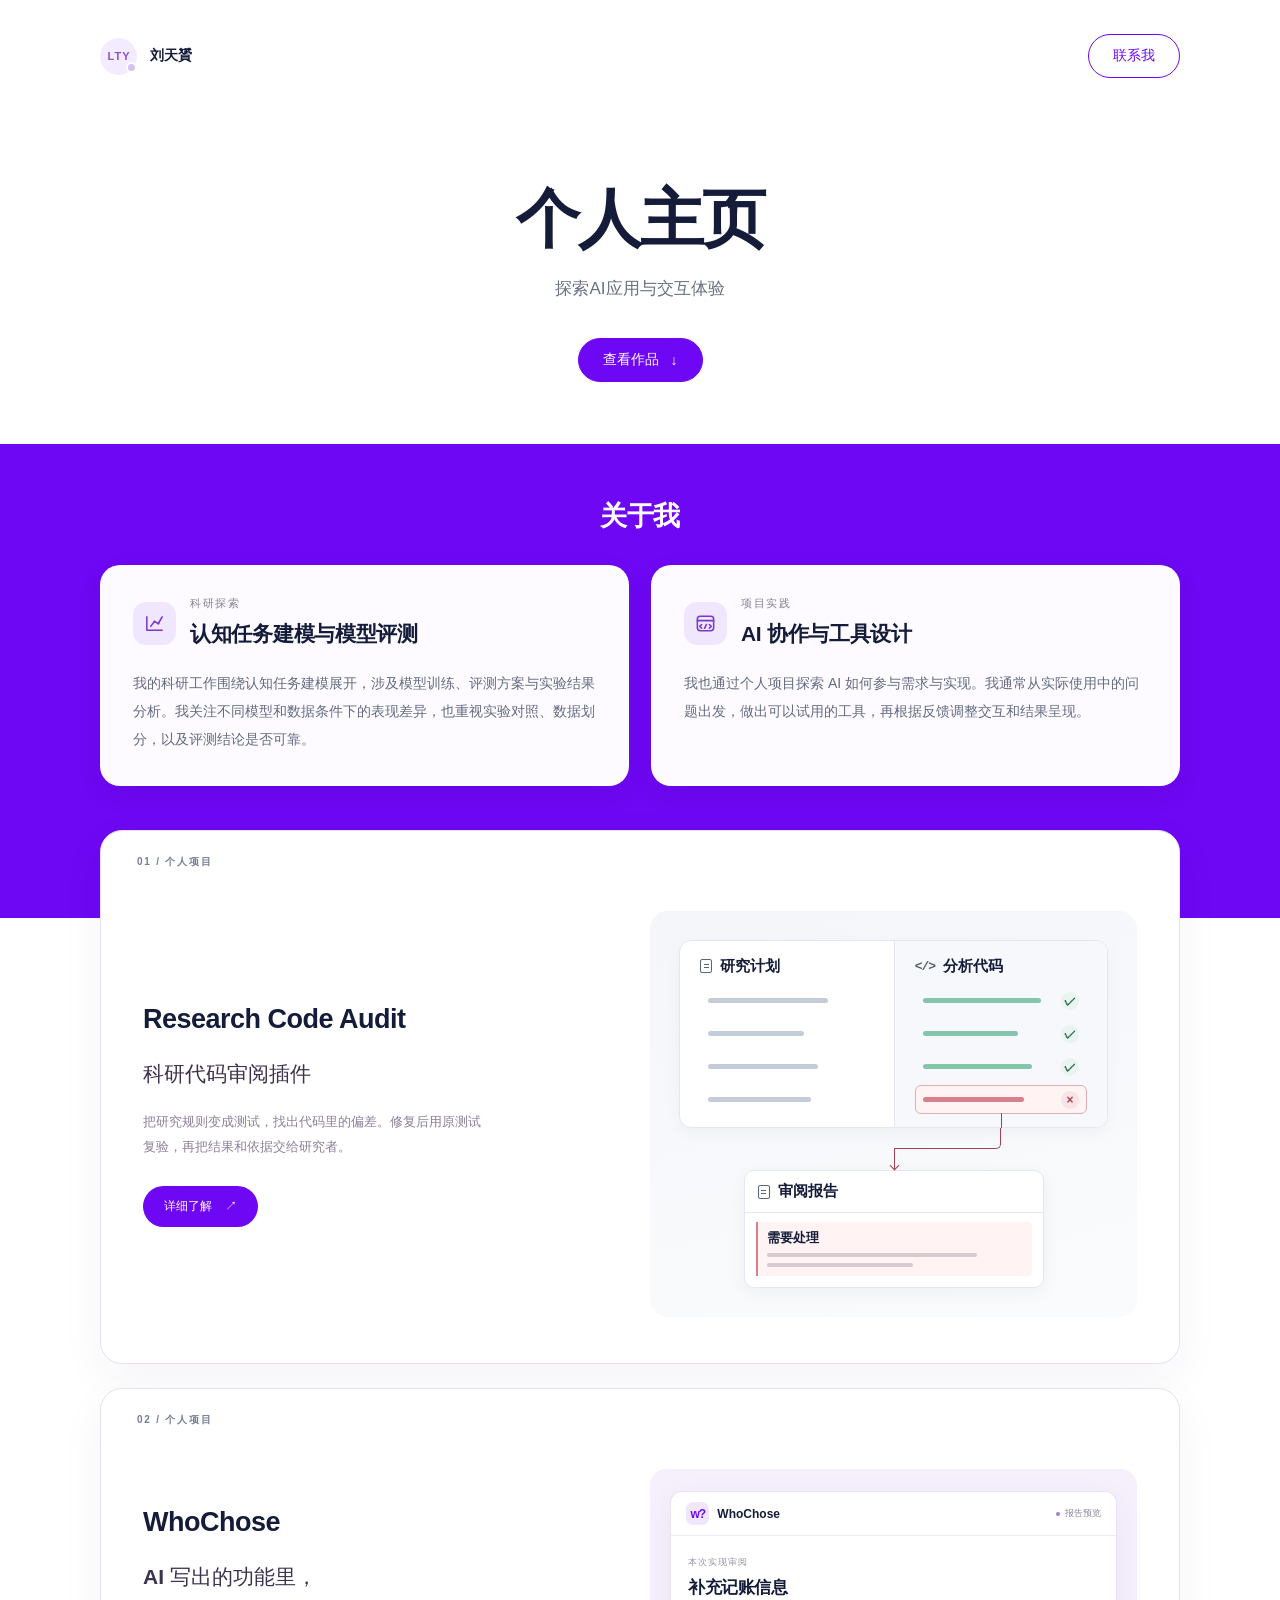
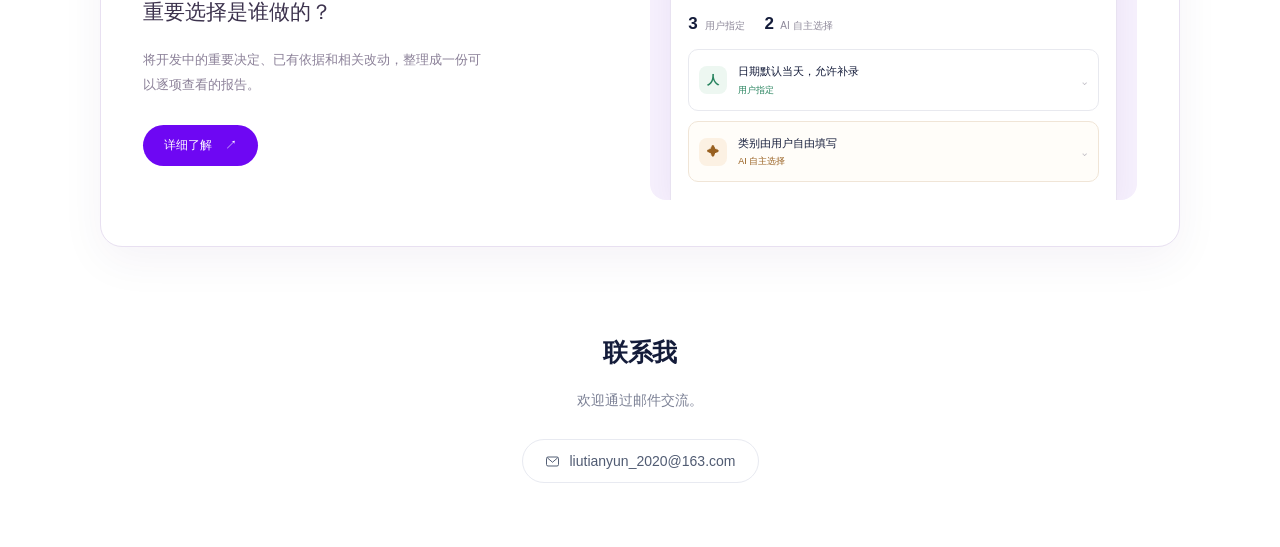
<file: index.html>
<!doctype html>
<html lang="zh-CN"><head><meta charset="utf-8">
<meta name="viewport" content="width=device-width,initial-scale=1">
<meta name="description" content="刘天贇的个人网站：探索 AI 应用与交互体验。">
<meta name="theme-color" content="#6e07f3"><title>刘天贇的个人网站</title>
<link rel="stylesheet" href="project-header.css">
<link rel="stylesheet" href="research-audit-flow.css">
<style>body{margin:0}[data-portfolio-view][hidden]{display:none!important}
:root{ --purple:#6e07f3; --ink:#141c3a; --muted:#7d8296; --line:#e8eaf1; --soft:#f6f5fb; }
.portfolio-home *{ box-sizing:border-box; }
html{ scroll-behavior:smooth; scroll-padding-top:28px; }
.portfolio-home{ margin:0; background:#fff; color:var(--ink); font-family:Inter,"Segoe UI","Microsoft YaHei",sans-serif; -webkit-font-smoothing:antialiased; }
.portfolio-home a{ color:inherit; text-decoration:none; }
.portfolio-home button{ font:inherit; }
.portfolio-home a:focus-visible{ outline:3px solid #b388ff; outline-offset:6px; }
.portfolio-home .shell{ width:min(1080px,calc(100% - 64px)); margin-inline:auto; }
.portfolio-home .header{ height:112px; display:flex; align-items:center; justify-content:space-between; }
.portfolio-home .identity{ display:flex; align-items:center; gap:13px; font-size:14px; font-weight:600; }
.portfolio-home .mark{ width:37px; height:37px; flex:none; border-radius:50%; background:#f3ebff; display:grid; place-items:center; position:relative; color:#8d51d1; font-size:11px; font-weight:600; letter-spacing:1px; padding-left:1px; }
.portfolio-home .mark::after{ content:""; width:7px; height:7px; background:#d7c0f6; border:2px solid #fff; border-radius:50%; position:absolute; right:0; bottom:2px; box-sizing:content-box; }
.portfolio-home nav{ display:flex; align-items:center; gap:32px; font-size:14px; }
.portfolio-home nav a:not(.pill):hover{ color:var(--purple); }
.portfolio-home .pill{ display:inline-flex; align-items:center; justify-content:center; gap:12px; padding:12px 24px; border:1.5px solid var(--purple); color:var(--purple); border-radius:999px; font-size:14px; font-weight:500; transition:background .18s,color .18s,transform .18s; }
.portfolio-home a.pill:hover{ background:var(--purple); color:#fff; transform:translateY(-2px); }
.portfolio-home .pill.filled{ background:var(--purple); color:#fff; }
.portfolio-home a.pill.filled:hover{ background:#5804c5; }
.portfolio-home .hero{ text-align:center; padding:44px 0 62px; }
.portfolio-home h1{ margin:25px 0 17px; font-size:clamp(42px,5vw,64px); line-height:1.2; font-weight:720; letter-spacing:-2px; }
.portfolio-home .hero-sub{ margin:0; font-size:clamp(14px,2vw,17px); line-height:1.7; color:#6b7082; }
.portfolio-home .micro{ color:#969aab; font-size:11px; letter-spacing:1px; }
.portfolio-home .hero-actions{ display:flex; justify-content:center; align-items:center; gap:14px; margin-top:34px; }
.portfolio-home .text-link{ padding:13px 20px; font-size:14px; color:#60667b; }
.portfolio-home .text-link:hover{ color:var(--purple); }
.portfolio-home .about-band{ background:var(--purple); color:#fff; padding:54px 24px 132px; text-align:center; }
.portfolio-home h2{ font-size:27px; line-height:1.4; font-weight:650; margin:0; letter-spacing:-.5px; }
.portfolio-home .band-note{ color:#eee2ff; margin:20px auto 0; max-width:650px; font-size:16px; line-height:2; text-wrap:pretty; }
.portfolio-home .about-grid{ display:grid; grid-template-columns:repeat(2,minmax(0,1fr)); gap:22px; width:min(1080px,100%); margin:30px auto 0; text-align:left; }
.portfolio-home .about-card{ background:#fdfbff; color:var(--ink); border:1px solid rgba(255,255,255,.7); border-radius:20px; padding:30px 32px 32px; box-shadow:0 8px 24px rgba(41,7,95,.08); }
.portfolio-home .about-card-head{ display:flex; align-items:center; gap:14px; margin-bottom:19px; }
.portfolio-home .about-icon{ display:grid; place-items:center; width:43px; height:43px; flex-shrink:0; border-radius:13px; background:#f0e7ff; color:#7938cb; }
.portfolio-home .about-icon svg{ width:23px; height:23px; }
.portfolio-home .about-label{ display:block; color:#848091; font-size:11px; letter-spacing:1.6px; margin-bottom:7px; }
.portfolio-home .about-card h3{ color:var(--ink); font-size:21px; font-weight:650; line-height:1.5; margin:0; letter-spacing:-.3px; }
.portfolio-home .about-card p{ color:#646b80; font-size:14px; line-height:2; margin:0; text-wrap:pretty; }
.portfolio-home .lines{ display:flex; flex-direction:column; gap:11px; }
.portfolio-home .lines span{ display:block; height:8px; border-radius:8px; background:#e9eaf1; }
.portfolio-home .about-band .lines{ width:min(470px,85%); margin:28px auto 0; align-items:center; gap:12px; }
.portfolio-home .about-band .lines span{ height:7px; background:rgba(255,255,255,.24); }
.portfolio-home .projects{ position:relative; margin-top:-88px; }
.portfolio-home .project-card{ border:1px solid var(--line); border-radius:20px; background:white; overflow:hidden; box-shadow:0 12px 38px rgba(20,28,58,.055); }
.portfolio-home .project-top{ display:flex; justify-content:space-between; align-items:center; padding:25px 32px 21px; }
.portfolio-home .project-kicker{ font-size:11px; letter-spacing:2px; font-weight:600; color:var(--purple); }
.portfolio-home .status{ font-size:11px; color:#9296a5; border:1px solid var(--line); border-radius:20px; padding:6px 12px; }
.portfolio-home .project-stage{ padding:18px 72px 0; background:linear-gradient(180deg,#fff 0%,#f7f4fd 100%); }
.portfolio-home .browser{ background:#fff; border:1px solid #e5dff1; border-radius:12px 12px 0 0; box-shadow:0 0 35px rgba(65,27,115,.04); overflow:hidden; }
.portfolio-home .browser-top{ height:35px; display:flex; align-items:center; gap:5px; padding:0 15px; border-bottom:1px solid #eeebf4; }
.portfolio-home .browser-top i{ width:6px; height:6px; background:#ded9e9; border-radius:50%; }
.portfolio-home .address{ width:28%; height:6px; margin:auto; background:#f0edf6; border-radius:5px; transform:translateX(-12px); }
.portfolio-home .media-placeholder{ height:280px; margin:21px; border:1px dashed #d9d0e9; background:#fcfbfe; border-radius:8px; display:flex; flex-direction:column; align-items:center; justify-content:center; gap:14px; color:#a79ab9; }
.portfolio-home .media-placeholder svg{ width:36px; height:36px; color:#b7a3d0; }
.portfolio-home .media-placeholder span{ font-size:13px; letter-spacing:1px; }
.portfolio-home .project-bottom{ padding:34px 40px 36px; display:grid; grid-template-columns:1fr auto; align-items:center; gap:40px; border-top:1px solid #eeebf4; }
.portfolio-home h3{ font-size:25px; font-weight:620; margin:0 0 19px; color:#71768b; }
.portfolio-home .project-bottom .lines{ max-width:420px; gap:10px; }
.portfolio-home .tags{ display:flex; gap:7px; margin-top:22px; }
.portfolio-home .tag{ width:56px; height:20px; border-radius:5px; background:#f2eef9; }
.portfolio-home .inactive-actions{ display:flex; flex-direction:column; align-items:center; gap:13px; }
.portfolio-home button:disabled{ cursor:default; }
.portfolio-home .inactive-actions .pill{ border-color:#e4d8f5; color:#b79bdc; background:#faf7fe; }
.portfolio-home .inactive-caption{ font-size:11px; color:#a6a9b6; }
.portfolio-home .contact{ padding:88px 24px 64px; text-align:center; }
.portfolio-home .contact h2{ font-size:25px; }
.portfolio-home .contact-note{ margin:18px 0 26px; color:var(--muted); font-size:14px; line-height:1.8; }
.portfolio-home .contact .lines{ max-width:280px; align-items:center; margin:24px auto 28px; }
.portfolio-home .contact-links{ display:flex; justify-content:center; gap:10px; flex-wrap:wrap; }
.portfolio-home .contact-item{ display:flex; align-items:center; gap:10px; color:#505b72; font-size:14px; border:1px solid var(--line); border-radius:999px; padding:13px 22px; transition:color .2s,border-color .2s; overflow-wrap:anywhere; }
.portfolio-home a.contact-item:hover{ color:var(--purple); border-color:#d3b8f4; }
.portfolio-home .contact-item svg{ width:15px; height:15px; }
.portfolio-home footer{ border-top:1px solid #f0eff5; display:flex; justify-content:space-between; align-items:center; padding:25px 0; font-size:11px; color:#a2a5b3; }
.portfolio-home .footer-mark{ display:flex; align-items:center; gap:8px; }
.portfolio-home .dot{ width:5px; height:5px; border-radius:50%; background:var(--purple); }
@media (max-width:680px){.portfolio-home .shell{ width:calc(100% - 36px); }
.portfolio-home .header{ height:86px; }
.portfolio-home .identity{ gap:9px; font-size:12px; }
.portfolio-home .mark{ width:31px; height:31px; font-size:10px; }
.portfolio-home nav{ gap:18px; font-size:12px; }
.portfolio-home nav .pill{ padding:9px 15px; font-size:12px; }
.portfolio-home .hero{ padding:42px 0 65px; }
.portfolio-home h1{ letter-spacing:-1px; }
.portfolio-home .about-band{ padding:42px 18px 104px; }
.portfolio-home .about-grid{ grid-template-columns:1fr; gap:16px; margin-top:25px; }
.portfolio-home .about-card{ padding:24px; border-radius:16px; }
.portfolio-home .about-card-head{ gap:12px; margin-bottom:16px; }
.portfolio-home .about-card h3{ font-size:19px; }
.portfolio-home .about-card p{ font-size:14px; line-height:1.95; }
.portfolio-home .about-icon{ width:39px; height:39px; border-radius:11px; }
.portfolio-home .about-label{ font-size:10px; margin-bottom:5px; }
.portfolio-home .band-note{ font-size:14px; line-height:2; margin-top:17px; }
.portfolio-home h2{ font-size:23px; }
.portfolio-home .projects{ margin-top:-64px; }
.portfolio-home .project-card{ border-radius:15px; }
.portfolio-home .project-top{ padding:20px; }
.portfolio-home .project-stage{ padding:12px 18px 0; }
.portfolio-home .media-placeholder{ height:190px; margin:13px; }
.portfolio-home .media-placeholder span{ font-size:11px; }
.portfolio-home .project-bottom{ padding:26px 24px; grid-template-columns:1fr; gap:26px; }
.portfolio-home h3{ font-size:22px; }
.portfolio-home .inactive-actions{ align-items:flex-start; }
.portfolio-home .inactive-caption{ padding-left:8px; }
.portfolio-home .contact{ padding:64px 18px 48px; }
.portfolio-home .contact-item{ padding:10px 13px; }
.portfolio-home footer{ font-size:10px; }

    }
@media (prefers-reduced-motion:reduce){html{ scroll-behavior:auto; }
.portfolio-home .pill{ transition:none; }
 }

  
:root{--wc-purple:#6e07f3;--wc-ink:#141c3a;--wc-text:#646b80;--wc-line:#e9e8f1;--wc-lilac:#f7f4fc;--wc-user:#27835e;--wc-ai:#986020;--wc-radius:22px}
.wc-page{margin:0;background:#fff;color:var(--wc-ink);font-family:Inter,"Segoe UI","Microsoft YaHei",sans-serif;-webkit-font-smoothing:antialiased;line-height:1.6}
.wc-page *,.wc-feature *{box-sizing:border-box}
.wc-page a,.wc-feature a{color:inherit;text-decoration:none}
.wc-page button{font:inherit}
.wc-page button,.wc-page summary{-webkit-tap-highlight-color:transparent}
.wc-page a:focus-visible,.wc-page button:focus-visible,.wc-page summary:focus-visible,.wc-feature a:focus-visible{outline:3px solid #b48bed;outline-offset:5px}
.wc-page h1,.wc-page h2,.wc-page h3,.wc-page p{margin-top:0}
.wc-page h1,.wc-page h2,.wc-page h3{text-wrap:balance}
.wc-page{scroll-behavior:smooth}
.wc-page [hidden]{display:none!important}
.wc-page [id]{scroll-margin-top:30px}
.wc-wrap{width:min(1120px,calc(100% - 80px));margin-inline:auto}
.wc-logo{display:inline-flex;align-items:center;justify-content:center;width:43px;height:43px;border:1.7px solid var(--wc-purple);border-radius:14px;color:var(--wc-purple);font-weight:750;font-size:25px;letter-spacing:-3px;font-family:"Segoe UI",sans-serif;flex-shrink:0}
.wc-logo>span{font-size:18px;margin:0 3px 0 2px;transform:translateY(-3px)}
.wc-link:hover{color:var(--wc-purple)}
.wc-skip{position:fixed;left:20px;top:14px;background:var(--wc-ink);color:white!important;border-radius:8px;z-index:10;clip-path:inset(50%);width:1px;height:1px;overflow:hidden;white-space:nowrap}
.wc-skip:focus{clip-path:none;width:auto;height:auto;padding:12px 20px}
.wc-kicker{display:flex;align-items:center;gap:10px;font-size:11px;font-weight:650;letter-spacing:1.8px;color:#737f91;margin-bottom:24px}
.wc-tiny-line{height:1px;width:27px;background:currentColor}
.wc-case-hero{display:grid;grid-template-columns:1.05fr 1fr;align-items:center;gap:50px;padding-top:74px;padding-bottom:112px}
.wc-hero-copy h1{font-size:clamp(34px,3.7vw,49px);font-weight:730;letter-spacing:-1.9px;line-height:1.45;margin-bottom:22px}
.wc-hero-copy h1>span{color:var(--wc-purple)}
.wc-lead{max-width:440px;color:var(--wc-text);font-size:15px;line-height:1.95;margin-bottom:30px}
.wc-actions{display:flex;align-items:center;gap:26px;flex-wrap:wrap}
.wc-btn{display:inline-flex;justify-content:center;align-items:center;gap:20px;padding:13px 24px;border-radius:999px;font-size:13px;font-weight:550;transition:transform .2s,background .2s}
.wc-page .wc-btn-primary,.wc-feature .wc-btn-primary{background:var(--wc-purple);color:white}
.wc-btn-primary:hover{background:#5806c2!important;transform:translateY(-2px)}
.wc-link{font-size:13px;display:inline-flex;gap:18px;align-items:center}
.wc-meta-tags{display:flex;gap:14px;margin-top:32px;color:#8b8fa0;font-size:11px}
.wc-meta-tags span+span:before{content:"/";color:#d5d4df;margin-right:14px}
.wc-hero-art{position:relative;padding:30px 4px 20px 10px;isolation:isolate}
.wc-hero-art:before{content:"";position:absolute;inset:-15px -35px;background:radial-gradient(ellipse,rgba(110,7,243,.10),rgba(110,7,243,0) 68%);z-index:-2}
.wc-orbit{position:absolute;border:1px solid #eee6fb;border-radius:50%;z-index:-1}
.wc-orbit-one{width:360px;height:360px;top:-10px;right:6px}
.wc-orbit-two{width:440px;height:440px;top:-48px;right:-35px}
.wc-preview{background:white;border:1px solid #e8e2f1;border-radius:17px;box-shadow:0 20px 65px rgba(58,24,109,.09);transform:rotate(-2deg);overflow:hidden}
.wc-preview-top{height:56px;display:flex;align-items:center;justify-content:space-between;padding:0 20px;border-bottom:1px solid #eeecf4;gap:10px}
.wc-preview-brand{display:flex;align-items:center;gap:8px;font-size:12px;font-weight:650;white-space:nowrap}
.wc-mini-mark{width:23px;height:23px;display:inline-grid;place-items:center;background:#f0e7ff;color:var(--wc-purple);border-radius:7px;font-size:12px;font-weight:750;letter-spacing:-1px}
.wc-live-dot{display:flex;align-items:center;gap:5px;font-size:9px;color:#8c849b;white-space:nowrap}
.wc-live-dot:before{content:"";width:4px;height:4px;border-radius:50%;background:#9d7ec6}
.wc-preview-body{padding:27px 24px 20px}
.wc-preview-label{font-size:9px;color:#9893a3;margin-bottom:7px;letter-spacing:1px}
.wc-preview-body h2{font-size:20px;font-weight:650;margin:0 0 18px;letter-spacing:-.5px}
.wc-preview-stats{display:flex;gap:20px;font-size:10px;color:#8e899a;margin-bottom:22px}
.wc-preview-stats b{font-weight:650;font-size:17px;color:var(--wc-ink);margin-right:4px}
.wc-mini-choice{display:flex;gap:11px;align-items:center;padding:15px 12px;border:1px solid #e8e9ef;border-radius:10px;background:#fff}
.wc-mini-choice+ .wc-mini-choice{margin-top:10px}
.wc-mini-choice>div{flex:1;min-width:0}
.wc-mini-choice strong{display:block;font-size:12px;font-weight:550;line-height:1.5}
.wc-mini-choice small{display:block;font-size:9px;color:var(--wc-user);margin-top:4px}
.wc-mini-choice>span:last-child{font-size:13px;color:#a8a5b1}
.wc-mini-choice-ai{background:#fffdf9;border-color:#f0e5d7}
.wc-mini-choice-ai small{color:var(--wc-ai)}
.wc-source-icon{display:inline-grid;place-items:center;width:28px;height:28px;border-radius:8px;flex-shrink:0;font-size:12px;font-weight:600}
.wc-user{background:#edf7f1;color:var(--wc-user)}
.wc-ai{background:#fcf1e3;color:var(--wc-ai)}
.wc-preview-annotation{display:flex;gap:7px;align-items:center;margin-top:18px;font-size:10px;color:#a19aaa}
.wc-preview-annotation>span{color:#b39acd;font-size:17px}
.wc-float-label{display:flex;align-items:center;gap:8px;position:absolute;z-index:1;background:#fff;border:1px solid #e9e4ef;border-radius:999px;padding:9px 15px;font-size:11px;box-shadow:0 6px 22px rgba(33,22,52,.05)}
.wc-float-top{top:0;right:2px;transform:rotate(5deg)}
.wc-float-bottom{bottom:3px;left:-17px;transform:rotate(3deg)}
.wc-dot{display:inline-block;width:6px;height:6px;border-radius:50%;flex-shrink:0}
.wc-user-dot{background:var(--wc-user)}
.wc-ai-dot{background:#c18a43}
.wc-unknown-dot{background:#9ba0ae}
.wc-why-section{background:var(--wc-lilac);padding:90px 0}
.wc-why-grid{display:grid;grid-template-columns:1fr .95fr;gap:110px;align-items:center}
.wc-section-title{font-size:clamp(27px,3vw,37px);line-height:1.55;font-weight:680;letter-spacing:-1px;margin:0 0 24px}
.wc-prose{font-size:14px;color:var(--wc-text);line-height:2}
.wc-prose p{margin-bottom:16px}
.wc-prose .wc-purpose{margin-top:25px;color:var(--wc-purple);font-weight:550}
.wc-choice-map{padding:20px 0}
.wc-map-request{position:relative;padding:25px 28px;background:white;border-radius:15px;border:1px solid #e7dff2;overflow:hidden;box-shadow:0 7px 22px rgba(63,35,102,.025)}
.wc-small-label{font-size:10px;color:#9394a3;letter-spacing:1px;font-weight:550}
.wc-map-request p{font-size:19px;line-height:1.8;margin:12px 0 0;color:#3b3150}
.wc-map-quote-mark{position:absolute;font-family:Georgia,serif;font-size:130px;right:16px;top:-13px;color:#f1ebf8;line-height:1;pointer-events:none}
.wc-map-connector{display:flex;align-items:center;gap:12px;margin-left:25px;font-size:10px;color:#a69ab6;height:51px}
.wc-map-connector>span:first-child{height:51px;width:1px;background:#d8caec}
.wc-map-choices{display:grid;gap:10px}
.wc-map-choices>div{display:flex;align-items:center;gap:10px;padding:15px 18px;border:1px solid #e7e1ef;border-radius:10px;background:#fff;font-size:13px}
.wc-map-choices small{font-size:10px;color:#9691a0;margin-left:auto;white-space:nowrap}
.wc-map-link{display:flex;justify-content:flex-end;gap:15px;margin-top:22px;color:var(--wc-purple)!important;font-size:11px}
.wc-how-section{padding-top:95px;padding-bottom:87px}
.wc-section-heading{display:flex;justify-content:space-between;align-items:flex-end;gap:40px}
.wc-section-heading .wc-section-title{margin-bottom:0}
.wc-section-aside{font-size:13px;line-height:1.9;color:#9294a3;margin-bottom:5px}
.wc-process{display:grid;grid-template-columns:repeat(3,1fr);gap:40px;margin-top:47px}
.wc-step-heading{display:flex;align-items:center;gap:15px;margin-bottom:23px}
.wc-step-number{font-size:11px;color:var(--wc-purple);border:1px solid #e4d7f6;border-radius:50%;height:32px;width:32px;display:grid;place-items:center;flex-shrink:0}
.wc-step-line{height:1px;background:#eeebf4;flex:1}
.wc-step-end{color:#cbb3e9;font-size:21px;margin-left:auto}
.wc-process h3{font-size:18px;font-weight:600;margin-bottom:13px}
.wc-process p{font-size:13px;line-height:1.95;color:var(--wc-text);margin-bottom:19px}
.wc-step-caption{font-size:10px;color:#a09baa;letter-spacing:.5px}
.wc-technical{border-top:1px solid var(--wc-line);border-bottom:1px solid var(--wc-line);margin-top:43px}
.wc-technical summary{display:flex;align-items:center;justify-content:space-between;gap:20px;padding:19px 0;list-style:none;cursor:pointer;color:#858294;font-size:12px}
.wc-technical summary::-webkit-details-marker,.wc-request summary::-webkit-details-marker,.wc-ordinary-item summary::-webkit-details-marker{display:none}
.wc-summary-plus{color:var(--wc-purple);font-size:18px;transition:transform .2s}
.wc-technical[open] .wc-summary-plus{transform:rotate(45deg)}
.wc-technical-grid{display:grid;grid-template-columns:repeat(4,1fr);gap:25px;padding:5px 0 24px}
.wc-technical-grid b{font-size:12px;color:#514663;font-weight:550}
.wc-technical-grid p{font-size:12px;color:#8c8795;line-height:1.8;margin:9px 0 0}
.wc-demo-section{background:#f7f6fa;padding:82px 0 52px}
.wc-demo-heading{text-align:center;max-width:850px;margin-inline:auto}
.wc-demo-heading .wc-kicker{justify-content:center}
.wc-demo-heading .wc-section-title{font-size:clamp(25px,2.8vw,35px);margin-bottom:17px}
.wc-demo-heading .wc-section-title span{color:var(--wc-purple)}
.wc-demo-heading>p:last-child{font-size:13px;color:var(--wc-text);line-height:1.9}
.wc-demo-intro{display:flex;align-items:center;justify-content:space-between;gap:15px;margin-top:43px;margin-bottom:13px}
.wc-real-label{display:flex;align-items:center;gap:7px;font-size:10px;color:#838593}
.wc-demo-shortcut{border:0;color:var(--wc-purple);font-size:11px!important;background:none;padding:9px 0;cursor:pointer;display:flex;align-items:center;gap:13px}
.wc-app{border:1px solid #e0dce9;border-radius:17px;background:#fff;overflow:hidden;box-shadow:0 20px 65px rgba(38,23,66,.055)}
.wc-app-titlebar{display:flex;align-items:center;justify-content:space-between;padding:18px 25px;border-bottom:1px solid #ece9f2;gap:10px}
.wc-app-titlebar .wc-preview-brand{font-size:13px}
.wc-app-divider{color:#cfccd8;font-weight:400;margin:0 4px}
.wc-app-subtitle{font-size:11px;color:#898395;font-weight:400}
.wc-readonly{font-size:10px;color:#9a94a2;border:1px solid #eeeaf3;border-radius:6px;padding:4px 8px;white-space:nowrap}
.wc-app-body{display:grid;grid-template-columns:190px minmax(0,1fr);min-height:540px}
.wc-app-sidebar{padding:30px 18px;background:#fdfcfe;border-right:1px solid #eeebf4}
.wc-app-feature{font-size:13px;font-weight:550;margin-top:12px;margin-bottom:23px}
.wc-app-views{display:grid;gap:7px}
.wc-view-button{width:100%;display:flex;align-items:center;justify-content:space-between;gap:10px;border:0;border-radius:8px;padding:11px 10px;font-size:11px!important;background:transparent;color:#8d859a;cursor:pointer;text-align:left}
.wc-view-button>span{display:flex;align-items:center;gap:9px}
.wc-view-button b{font-size:10px;font-weight:400;opacity:.6}
.wc-view-button.is-active{background:#f1eafa;color:#6320b2}
.wc-view-button:hover{background:#f5f0fb}
.wc-app-legend{display:grid;gap:13px;margin-top:44px;padding:21px 5px 0;border-top:1px solid #eeebf4}
.wc-app-legend>span{font-size:10px;color:#9b95a4;display:flex;align-items:center;gap:8px}
.wc-app-main{padding:24px 28px 20px;min-width:0}
.wc-request{border:1px solid #eee8f5;border-radius:8px;background:#fbf9fe;margin-bottom:23px}
.wc-request summary{list-style:none;display:flex;justify-content:space-between;align-items:center;gap:20px;cursor:pointer;color:#8d7d9f;font-size:11px;padding:12px 15px}
.wc-request summary>span{font-size:15px;transition:transform .2s}
.wc-request[open] summary>span{transform:rotate(180deg)}
.wc-request p{padding:0 15px 13px;color:#7e728f;font-size:12px;line-height:1.9;margin:0}
.wc-app-content-heading{display:flex;align-items:center;justify-content:space-between;margin-bottom:17px;gap:15px}
.wc-app-content-heading h3{font-size:19px;font-weight:600;margin:0}
.wc-app-content-heading>span{font-size:10px;color:#a09ba8}
.wc-filters{display:flex;align-items:center;flex-wrap:wrap;gap:5px;margin-bottom:19px}
.wc-filter{border:1px solid transparent;border-radius:7px;color:#99909f;background:transparent;padding:7px 11px;display:flex;align-items:center;gap:6px;font-size:11px!important;cursor:pointer}
.wc-filter.is-active{border-color:#e5d8f7;background:#f7f1fe;color:#692bad}
.wc-filter:hover{background:#f9f7fc}
.wc-filter-count{font-size:9px;opacity:.6;font-variant-numeric:tabular-nums}
.wc-decisions{display:grid;gap:10px}
.wc-decision{border:1px solid #eae7ef;border-radius:10px;overflow:hidden;background:white;transition:border-color .2s,box-shadow .2s}
.wc-decision.is-open{border-color:#cfbae9;box-shadow:0 3px 14px rgba(65,27,107,.035)}
.wc-decision-toggle{border:0;background:transparent;width:100%;padding:17px 18px;display:flex;align-items:flex-start;gap:12px;text-align:left;color:var(--wc-ink);cursor:pointer}
.wc-decision-copy{flex:1;min-width:0}
.wc-decision-copy strong{display:block;font-size:14px;font-weight:560;line-height:1.7}
.wc-decision-meta{display:flex;align-items:center;gap:12px;margin-top:5px;font-size:10px;color:#a29baa;flex-wrap:wrap}
.wc-origin-user{color:var(--wc-user)}
.wc-origin-ai{color:var(--wc-ai)}
.wc-chevron{color:#b3aabb;margin-top:3px;font-size:16px;transition:transform .2s}
.wc-decision.is-open .wc-chevron{transform:rotate(180deg)}
.wc-decision-details{border-top:1px solid #eee8f4;padding:19px 20px;display:grid;gap:18px;background:#fdfbff;animation:wc-enter .2s ease-out}
.wc-detail-heading{font-size:10px;color:#93859f;font-weight:600;letter-spacing:.5px;margin-bottom:8px}
.wc-detail-body{font-size:13px;color:#6f657d;line-height:1.95;white-space:pre-wrap;overflow-wrap:anywhere}
.wc-evidence{padding:13px 16px;border-left:2px solid #d3bce9;background:#f6f0fc;border-radius:0 6px 6px 0}
.wc-considerations{padding-left:17px;margin:0;display:grid;gap:7px}
.wc-difference{border-top:1px solid #eee8f4;padding-top:14px}
.wc-demo-footnote{font-size:10px;color:#a79ead;line-height:1.8;margin-top:17px}
.wc-app-limitation{display:flex;align-items:flex-start;gap:10px;background:#fffcf5;border-top:1px solid #f1e9d9;padding:15px 25px}
.wc-info-icon{display:inline-grid;place-items:center;border:1px solid #c6ad7d;color:#ac8f5d;border-radius:50%;width:14px;height:14px;font-size:10px;flex-shrink:0;margin-top:3px;font-family:Georgia,serif}
.wc-app-limitation p{font-size:10px;color:#9a886c;margin:0;line-height:1.9}
.wc-app-limitation strong{font-weight:550;margin-right:12px;color:#917b55}
.wc-demo-provenance{font-size:10px;color:#a19aa9;text-align:center;line-height:1.9;margin:18px auto 0;max-width:780px}
.wc-empty{text-align:center;padding:43px 15px;border:1px dashed #e0d8e9;border-radius:10px;background:#fdfbff}
.wc-empty-symbol{width:39px;height:39px;display:grid;place-items:center;border:1px solid #e4dcee;border-radius:50%;margin:0 auto 15px;color:#b6a6c6;font-size:15px}
.wc-empty p{color:#95869f;font-size:12px;margin:0 0 7px}
.wc-empty small{color:#b0a5b9;font-size:10px}
.wc-ordinary-item{border:1px solid #e8e4ef;border-radius:10px;background:#fff;overflow:hidden}
.wc-ordinary-item summary{list-style:none;display:flex;align-items:center;gap:12px;padding:18px;cursor:pointer}
.wc-ordinary-number{font-size:10px;color:#b2a4bf}
.wc-ordinary-item summary>div{flex:1}
.wc-ordinary-item strong{font-size:13px;font-weight:550;color:#6f607e}
.wc-ordinary-item summary p{font-size:11px;color:#a091ad;margin:5px 0 0;line-height:1.9}
.wc-ordinary-detail{font-size:12px;line-height:1.9;color:#8c7b9b;background:#fcfaff;border-top:1px solid #eee8f4;padding:17px 20px}
.wc-noscript{font-size:13px;color:#8b6a3a;text-align:center;padding:20px}
.wc-closing{padding-top:72px;padding-bottom:64px;display:flex;align-items:center;gap:25px}
.wc-closing p{font-size:18px;font-weight:400;color:#a099ad;line-height:1.8;margin:0}
.wc-closing strong{font-weight:550;color:#494054}
.wc-closing .wc-link{margin-left:auto;color:var(--wc-purple)}
.wc-case-footer{border-top:1px solid #eeebf3;padding-top:22px;padding-bottom:27px;display:flex;justify-content:space-between;gap:20px;color:#aaa2b2;font-size:10px}
/* Personal-homepage project feature, scoped to leave personal placeholders alone. */
.wc-feature{border:1px solid #e8e0f1;border-radius:22px;overflow:hidden;background:#fff;box-shadow:0 14px 45px rgba(59,26,101,.05)}
.wc-feature-top{padding:24px 36px 0;display:flex;align-items:center;justify-content:space-between;gap:15px}
.wc-feature-top .wc-kicker{margin:0;font-size:10px}
.wc-feature-body{display:grid;grid-template-columns:.95fr 1fr;gap:45px;align-items:center;padding:42px 42px 46px}
.wc-feature-name{font-size:37px;font-weight:700;letter-spacing:-1.5px;line-height:1.2;margin:0 0 17px!important;color:var(--wc-ink)}
.wc-feature-heading{font-size:21px;font-weight:550;line-height:1.7;margin:0 0 17px;color:#3c324d;text-wrap:balance}
.wc-feature-copy p{font-size:13px;color:#8b8098;line-height:1.95;margin:0 0 27px;max-width:350px}
.wc-feature .wc-actions{gap:20px}
.wc-feature .wc-btn{font-size:12px;padding:12px 21px;gap:13px}
.wc-feature .wc-link{font-size:11px;gap:8px}
.wc-feature-art{background:#f6f0fd;border-radius:16px;padding:22px 20px 0;overflow:hidden;align-self:stretch;display:flex;align-items:flex-end}
.wc-feature-art .wc-preview{transform:none;width:100%;border-radius:12px 12px 0 0;border-bottom:0;box-shadow:0 8px 30px rgba(71,32,113,.06)}
.wc-feature-art .wc-preview-top{height:44px;padding-inline:15px}
.wc-feature-art .wc-preview-body{padding:20px 17px 18px}
.wc-feature-art .wc-preview-body h2{font-size:17px;margin:0 0 14px}
.wc-feature-art .wc-preview-stats{margin-bottom:15px}
.wc-feature-art .wc-mini-choice{padding:13px 10px}
.wc-feature-art .wc-mini-choice strong{font-size:11px}
.wc-feature-bottom{border-top:1px solid #eee9f4;padding:16px 35px;display:flex;align-items:center;justify-content:space-between;gap:15px;color:#a096ad;font-size:10px}
.wc-feature-bottom .wc-meta-tags{margin:0;font-size:10px}
@keyframes wc-enter{from{opacity:0;transform:translateY(-3px)}to{opacity:1;transform:translateY(0)}}
@media(max-width:1000px){.wc-case-hero{gap:30px}.wc-hero-copy h1{font-size:36px}.wc-why-grid{gap:60px}.wc-orbit-two{width:360px;height:360px;right:-12px;top:-10px}.wc-orbit-one{width:300px;height:300px;right:12px;top:23px}.wc-hero-art{padding-left:0}.wc-float-bottom{left:-10px}.wc-feature-body{gap:25px;padding:35px 30px}.wc-feature-name{font-size:32px}.wc-feature-heading{font-size:18px}.wc-feature .wc-actions{gap:13px}.wc-feature .wc-btn{padding:11px 15px}}
@media(max-width:760px){.wc-wrap{width:calc(100% - 40px)}.wc-logo{width:36px;height:36px;font-size:22px;border-radius:12px}.wc-case-hero{grid-template-columns:1fr;gap:40px;padding-top:45px;padding-bottom:66px}.wc-hero-copy h1{font-size:clamp(31px,7vw,44px);letter-spacing:-1.3px;line-height:1.5}.wc-kicker{font-size:10px;margin-bottom:20px}.wc-lead{font-size:13px;max-width:480px}.wc-meta-tags{margin-top:25px}.wc-hero-art{width:100%;max-width:430px;margin-inline:auto;padding:20px 13px 15px}.wc-hero-art:before{inset:-8px 0}.wc-orbit-two{width:310px;height:310px;right:0;top:-10px}.wc-orbit-one{width:260px;height:260px;right:30px;top:14px}.wc-float-top{right:12px;top:-2px}.wc-float-bottom{left:0;bottom:-2px}.wc-preview{transform:rotate(-1.4deg)}.wc-float-label{font-size:10px;padding:7px 12px}.wc-why-section{padding:57px 0 50px}.wc-why-grid{grid-template-columns:1fr;gap:22px}.wc-section-title{font-size:28px;margin-bottom:22px;letter-spacing:-.8px}.wc-prose{font-size:13px}.wc-choice-map{max-width:480px;width:100%;margin-inline:auto}.wc-map-request p{font-size:17px}.wc-how-section{padding-top:58px;padding-bottom:55px}.wc-section-heading{display:block}.wc-section-aside{font-size:12px;margin-top:20px}.wc-section-aside br{display:none}.wc-process{grid-template-columns:1fr;gap:28px;margin-top:35px}.wc-process article{display:grid;grid-template-columns:37px 1fr;column-gap:16px}.wc-step-heading{grid-row:1/4;align-items:flex-start;margin:0;position:relative}.wc-step-line{position:absolute;top:42px;width:1px;bottom:-18px;left:16px;height:auto}.wc-step-end{display:none}.wc-process h3{font-size:17px;margin-top:1px;margin-bottom:8px}.wc-process p{font-size:12px;margin-bottom:10px}.wc-technical{margin-top:30px}.wc-technical-grid{grid-template-columns:1fr 1fr;gap:20px}.wc-demo-section{padding-top:55px;padding-bottom:35px}.wc-demo-heading .wc-section-title{font-size:25px;line-height:1.65}.wc-demo-heading .wc-section-title br{display:none}.wc-demo-heading>p:last-child{font-size:12px;max-width:300px;margin-inline:auto}.wc-demo-intro{margin-top:28px}.wc-demo-shortcut{font-size:10px!important;gap:7px}.wc-real-label{font-size:9px}.wc-app{border-radius:13px}.wc-app-titlebar{padding:15px}.wc-app-titlebar .wc-preview-brand{font-size:12px}.wc-app-subtitle,.wc-app-divider{display:none}.wc-readonly{font-size:9px}.wc-app-body{grid-template-columns:1fr}.wc-app-sidebar{padding:18px 16px 12px;border-right:0;border-bottom:1px solid #eee9f4}.wc-app-sidebar>.wc-small-label{display:none}.wc-app-feature{margin:0 0 13px;font-size:12px}.wc-app-views{grid-template-columns:1fr 1fr;gap:10px}.wc-app-legend{display:none}.wc-app-main{padding:18px 14px}.wc-app-content-heading h3{font-size:17px}.wc-request{margin-bottom:20px}.wc-request summary{font-size:10px;padding:11px 12px}.wc-request p{font-size:11px}.wc-filters{gap:2px;justify-content:space-between}.wc-filter{font-size:10px!important;padding:7px 8px;gap:4px}.wc-filter .wc-dot{width:4px;height:4px}.wc-decision-toggle{padding:15px 12px;gap:9px}.wc-source-icon{width:26px;height:26px;font-size:11px}.wc-decision-copy strong{font-size:12px}.wc-decision-meta{font-size:9px;gap:9px}.wc-decision-details{padding:17px 14px}.wc-detail-body{font-size:11px;line-height:2}.wc-evidence{padding:12px}.wc-app-limitation{padding:14px 15px}.wc-app-limitation p{font-size:9px}.wc-app-limitation strong{display:block;margin-bottom:3px}.wc-app-limitation .wc-info-icon{margin-top:2px}.wc-demo-provenance{font-size:9px;margin-top:15px}.wc-closing{padding-top:46px;padding-bottom:39px;gap:15px;flex-wrap:wrap}.wc-closing p{font-size:14px}.wc-closing .wc-link{font-size:11px;margin-top:10px;margin-left:51px}.wc-case-footer{font-size:9px;padding-bottom:20px}.wc-feature-top{padding:22px 23px 0}.wc-feature-type{font-size:9px}.wc-feature-body{grid-template-columns:1fr;padding:28px 24px 0;gap:28px}.wc-feature-name{font-size:33px}.wc-feature-heading{font-size:20px}.wc-feature-copy p{font-size:12px}.wc-feature-art{padding:20px 18px 0;min-height:300px;border-radius:13px 13px 0 0}.wc-feature-art .wc-preview{transform:rotate(-1deg);transform-origin:bottom left}.wc-feature-bottom{padding:17px 23px}.wc-feature-bottom>span{display:none}.wc-feature{border-radius:17px}}
@media(prefers-reduced-motion:reduce){.wc-page{scroll-behavior:auto}.wc-btn,.wc-chevron,.wc-summary-plus{transition:none}.wc-decision-details{animation:none}}
@media(max-width:760px){.wc-prose{font-size:14px}.wc-detail-body{font-size:13px}.wc-decision-copy strong{font-size:13px}.wc-decision-meta{font-size:10px}.wc-filter{font-size:11px!important;min-height:40px}.wc-view-button{min-height:42px}.wc-request p,.wc-ordinary-detail{font-size:13px}}

.wc-feature + .wc-feature {margin-top:24px}
</style></head><body>
<div class="portfolio-home" data-portfolio-view="home">
  <header class="header shell">
    <a class="identity" href="#home" aria-label="回到首页">
      <span class="mark" aria-hidden="true">LTY</span>
      <span>刘天贇</span>
    </a>
    <nav aria-label="主导航"><a class="pill" href="#contact">联系我</a></nav>
  </header>
  <main id="home">
    <section class="hero shell" aria-labelledby="intro-title">
      <h1 id="intro-title">个人主页</h1>
      <p class="hero-sub">探索AI应用与交互体验</p>
      <div class="hero-actions"><a class="pill filled" href="#project">查看作品 <span aria-hidden="true">↓</span></a></div>
    </section>
    <section class="about-band" id="about" aria-labelledby="about-title">
      <h2 id="about-title">关于我</h2>
      <div class="about-grid">
        <article class="about-card" aria-labelledby="research-title">
          <div class="about-card-head">
            <span class="about-icon" aria-hidden="true"><svg viewBox="0 0 24 24" fill="none" stroke="currentColor" stroke-width="1.6" stroke-linecap="round" stroke-linejoin="round"><path d="M4 19V5M4 19h16M8 15l4-5 4 2 4-7"/><circle cx="12" cy="10" r="1.2" fill="currentColor" stroke="none"/><circle cx="16" cy="12" r="1.2" fill="currentColor" stroke="none"/></svg></span>
            <div><span class="about-label">科研探索</span><h3 id="research-title">认知任务建模与模型评测</h3></div>
          </div>
          <p>我的科研工作围绕认知任务建模展开，涉及模型训练、评测方案与实验结果分析。我关注不同模型和数据条件下的表现差异，也重视实验对照、数据划分，以及评测结论是否可靠。</p>
        </article>
        <article class="about-card" aria-labelledby="practice-title">
          <div class="about-card-head">
            <span class="about-icon" aria-hidden="true"><svg viewBox="0 0 24 24" fill="none" stroke="currentColor" stroke-width="1.6" stroke-linecap="round" stroke-linejoin="round"><rect x="3.5" y="4.5" width="17" height="15" rx="3"/><path d="M3.5 9h17M8 13l-2 2 2 2m8-4 2 2-2 2m-5 0 2-4"/></svg></span>
            <div><span class="about-label">项目实践</span><h3 id="practice-title">AI 协作与工具设计</h3></div>
          </div>
          <p>我也通过个人项目探索 AI 如何参与需求与实现。我通常从实际使用中的问题出发，做出可以试用的工具，再根据反馈调整交互和结果呈现。</p>
        </article>
      </div>
    </section>
    <section class="projects shell" id="project" aria-label="项目展示">
      <article class="wc-feature audit-feature">
        <div class="wc-feature-top"><p class="wc-kicker">01 / 个人项目</p></div>
        <div class="wc-feature-body">
          <div class="wc-feature-copy">
            <h2 class="wc-feature-name">Research Code Audit</h2>
            <div class="wc-feature-heading">科研代码审阅插件</div>
            <p>把研究规则变成测试，找出代码里的偏差。修复后用原测试复验，再把结果和依据交给研究者。</p>
            <div class="wc-actions"><a class="wc-btn wc-btn-primary" href="research-code-audit.html">详细了解 <span aria-hidden="true">↗</span></a></div>
          </div>
          <figure class="audit-flow" role="img" aria-label="对照研究计划和分析代码。绿色对勾表示检查通过，红色叉号表示存在偏差，该项进入审阅报告。">
            <div class="audit-comparison">
              <div class="audit-input">
                <p class="audit-visual-heading"><span class="audit-document"></span>研究计划</p>
                <div class="audit-checks">
                  <div class="audit-check"><span class="audit-bar"></span></div>
                  <div class="audit-check"><span class="audit-bar"></span></div>
                  <div class="audit-check"><span class="audit-bar"></span></div>
                  <div class="audit-check"><span class="audit-bar"></span></div>
                </div>
              </div>
              <div class="audit-input audit-input--code">
                <p class="audit-visual-heading"><span class="audit-code-icon">&lt;/&gt;</span>分析代码</p>
                <div class="audit-checks">
                  <div class="audit-check audit-check--passed"><span class="audit-bar"></span><span class="audit-mark">✓</span></div>
                  <div class="audit-check audit-check--passed"><span class="audit-bar"></span><span class="audit-mark">✓</span></div>
                  <div class="audit-check audit-check--passed"><span class="audit-bar"></span><span class="audit-mark">✓</span></div>
                  <div class="audit-check audit-check--failed"><span class="audit-bar"></span><span class="audit-mark">×</span></div>
                </div>
              </div>
            </div>
            <div class="audit-connector" aria-hidden="true"><span></span></div>
            <figcaption class="audit-report-preview">
              <p class="audit-visual-heading"><span class="audit-document"></span>审阅报告</p>
              <div class="audit-report-finding">
                <strong>需要处理</strong>
                <span class="audit-bar"></span>
                <span class="audit-bar"></span>
              </div>
            </figcaption>
          </figure>
        </div>
      </article>
      <article class="wc-feature">
        <div class="wc-feature-top"><p class="wc-kicker">02 / 个人项目</p></div>
        <div class="wc-feature-body">
          <div class="wc-feature-copy"><h2 class="wc-feature-name">WhoChose</h2><div class="wc-feature-heading">AI 写出的功能里，<br>重要选择是谁做的？</div><p>将开发中的重要决定、已有依据和相关改动，整理成一份可以逐项查看的报告。</p><div class="wc-actions"><a class="wc-btn wc-btn-primary" href="#case">详细了解 <span aria-hidden="true">↗</span></a></div></div>
          <div class="wc-feature-art" aria-label="WhoChose 真实报告内容预览"><div class="wc-preview"><div class="wc-preview-top"><span class="wc-preview-brand"><span class="wc-mini-mark">w?</span> WhoChose</span><span class="wc-live-dot">报告预览</span></div><div class="wc-preview-body"><div class="wc-preview-label">本次实现审阅</div><h2>补充记账信息</h2><div class="wc-preview-stats"><span><b>3</b> 用户指定</span><span><b>2</b> AI 自主选择</span></div><div class="wc-mini-choice"><span class="wc-source-icon wc-user">人</span><div><strong>日期默认当天，允许补录</strong><small>用户指定</small></div><span>⌄</span></div><div class="wc-mini-choice wc-mini-choice-ai"><span class="wc-source-icon wc-ai">✦</span><div><strong>类别由用户自由填写</strong><small>AI 自主选择</small></div><span>⌄</span></div></div></div></div>
        </div>
      </article>
    </section>
    <section class="contact" id="contact" aria-labelledby="contact-title">
      <h2 id="contact-title">联系我</h2>
      <p class="contact-note">欢迎通过邮件交流。</p>
      <div class="contact-links">
        <a class="contact-item" href="mailto:liutianyun_2020@163.com"><svg viewBox="0 0 20 20" fill="none" stroke="currentColor" stroke-width="1.3" aria-hidden="true"><rect x="2" y="4" width="16" height="12" rx="2"/><path d="m3 5 7 6 7-6"/></svg><span>liutianyun_2020@163.com</span></a>
      </div>
    </section>
  </main>
</div>
<div class="wc-page" id="case" data-portfolio-view="case" hidden>
  <a class="wc-skip" href="#main">跳到正文</a>
  <header class="project-header wc-wrap">
    <a class="project-brand" href="#project" aria-label="WhoChose，返回作品">
      <span class="project-mark project-mark--whochose" aria-hidden="true">w<span>?</span></span>
      <span>WhoChose<span class="project-caption">项目介绍</span></span>
    </a>
  </header>
  <main id="main">
    <section class="wc-case-hero wc-wrap" aria-labelledby="case-title">
      <div class="wc-hero-copy">
        <p class="wc-kicker"><span class="wc-tiny-line"></span> SELECTED PROJECT / 01</p>
        <h1 id="case-title">看见 AI 编程中的<br><span>重要选择与依据。</span></h1>
        <p class="wc-lead">WhoChose 将开发中的重要决定、已有依据和相关改动，整理成一份可以逐项查看的报告。</p>
        <div class="wc-actions"><a class="wc-btn wc-btn-primary" href="#demo">试着审阅一次 <span aria-hidden="true">↗</span></a><a class="wc-link" href="https://github.com/a853255726-liu/Who-Chose" target="_blank" rel="noopener noreferrer">查看 GitHub 源码 <span aria-hidden="true">↗</span></a></div>
      </div>
      <div class="wc-hero-art" aria-label="WhoChose 报告预览，3 项用户指定、2 项 AI 自主选择">
        <div class="wc-orbit wc-orbit-one"></div><div class="wc-orbit wc-orbit-two"></div>
        <div class="wc-preview">
          <div class="wc-preview-top"><span class="wc-preview-brand"><span class="wc-mini-mark">w?</span> WhoChose</span><span class="wc-live-dot">报告预览</span></div>
          <div class="wc-preview-body">
            <div class="wc-preview-label">本次实现审阅</div><h2>补充记账信息</h2>
            <div class="wc-preview-stats"><span><b>3</b> 用户指定</span><span><b>2</b> AI 自主选择</span></div>
            <div class="wc-mini-choice"><span class="wc-source-icon wc-user">人</span><div><strong>日期默认当天，允许补录</strong><small>用户指定</small></div><span>⌄</span></div>
            <div class="wc-mini-choice wc-mini-choice-ai"><span class="wc-source-icon wc-ai">✦</span><div><strong>类别由用户自由填写</strong><small>AI 自主选择</small></div><span>⌄</span></div>
            <div class="wc-preview-annotation"><span>↳</span> 同一个功能，不同来源的选择。</div>
          </div>
        </div>
        <span class="wc-float-label wc-float-top"><i class="wc-dot wc-user-dot"></i> 你的要求</span>
        <span class="wc-float-label wc-float-bottom"><i class="wc-dot wc-ai-dot"></i> AI 补充的规则</span>
      </div>
    </section>

    <section class="wc-why-section" id="why" aria-labelledby="why-title">
      <div class="wc-wrap wc-why-grid">
        <div>
          <p class="wc-kicker">01 / 为什么做</p>
          <h2 class="wc-section-title" id="why-title">功能做出来了，<br>里面的选择是谁做的？</h2>
          <div class="wc-prose"><p>AI 能很快把一个需求变成可运行的功能。但从需求到实现，中间还有许多选择：日期采用什么格式？类别怎样填写？旧数据如何处理？</p><p>有些来自用户的明确要求，有些由 AI 补充。只看最终结果，很难分清这些选择的来源，也容易忽略它们带来的影响。</p><p class="wc-purpose">我想让这些选择更容易被看见。</p></div>
        </div>
        <div class="wc-choice-map" aria-label="从一条需求到多个实现选择的示意">
          <div class="wc-map-request"><span class="wc-small-label">一句需求</span><p>“增加消费日期；<br>类别作为可选字段。”</p><span class="wc-map-quote-mark" aria-hidden="true">“</span></div>
          <div class="wc-map-connector" aria-hidden="true"><span></span><span>实现时，还要决定</span></div>
          <div class="wc-map-choices">
            <div><i class="wc-dot wc-user-dot"></i><span>日期默认当天</span><small>用户指定</small></div>
            <div><i class="wc-dot wc-ai-dot"></i><span>是否允许未来日期</span><small>AI 自主选择</small></div>
            <div><i class="wc-dot wc-ai-dot"></i><span>分类使用自由文本</span><small>AI 自主选择</small></div>
          </div>
        </div>
      </div>
    </section>

    <section class="wc-how-section wc-wrap" id="how" aria-labelledby="how-title">
      <div class="wc-section-heading"><div><p class="wc-kicker">02 / 我做了什么</p><h2 class="wc-section-title" id="how-title">让选择有出处，<br>让过程可以回看。</h2></div><p class="wc-section-aside">从开发开始，到交付之后，<br>把散落的信息整理成一条清晰的线。</p></div>
      <div class="wc-process">
        <article><div class="wc-step-heading"><span class="wc-step-number">01</span><span class="wc-step-line"></span></div><h3>保留开发的起点</h3><p>在开发开始时，保留一份检查起点。之后对照实际改动，分清本次任务改变了什么。</p><span class="wc-step-caption">从“改了什么”开始</span></article>
        <article><div class="wc-step-heading"><span class="wc-step-number">02</span><span class="wc-step-line"></span></div><h3>把选择和依据连起来</h3><p>结合用户要求、开发记录和相关代码，整理重要选择的来源。依据不足时，保留来源未确定。</p><span class="wc-step-caption">看见“由谁提出”</span></article>
        <article><div class="wc-step-heading"><span class="wc-step-number">03</span><span class="wc-step-end">↗</span></div><h3>生成可以回看的报告</h3><p>按功能组织内容，突出重要决定，收起普通调整。报告保存在本地，可以离线打开和逐项查看。</p><span class="wc-step-caption">回到“为什么这样做”</span></article>
      </div>
      <details class="wc-technical"><summary><span>想了解一点实现细节？</span><span class="wc-summary-plus" aria-hidden="true">＋</span></summary><div class="wc-technical-grid"><div><b>Hook + Skills</b><p>在开发过程中收集有依据的要求，并整理实现中的重要选择。</p></div><div><b>MCP + SQLite</b><p>提供记录与查询入口，将决定、来源和版本关联保存在本地。</p></div><div><b>文件变化对照</b><p>将选择与本次实际改动关联，保留未读取和未说明的范围。</p></div><div><b>离线 HTML</b><p>把记录组织成可筛选、可展开的单文件报告。</p></div></div></details>
    </section>

    <section class="wc-demo-section" id="demo" aria-labelledby="demo-title">
      <div class="wc-wrap">
        <div class="wc-demo-heading"><p class="wc-kicker">03 / 体验示例</p><h2 class="wc-section-title" id="demo-title">让 AI 给记账工具增加日期和分类，<br><span>它还会自己决定什么？</span></h2><p>看一个实际开发案例，分清哪些是用户的要求，哪些是 AI 补充的规则。</p></div>
        <div class="wc-demo-intro"><span class="wc-real-label"><i class="wc-dot wc-user-dot"></i> 真实任务报告</span></div>
        <div class="wc-app" id="review-demo">
          <div class="wc-app-titlebar"><span class="wc-preview-brand"><span class="wc-mini-mark">w?</span> WhoChose <span class="wc-app-divider">/</span><span class="wc-app-subtitle">本次实现审阅</span></span><span class="wc-readonly">◉ 只读示例</span></div>
          <div class="wc-app-body">
            <aside class="wc-app-sidebar" aria-label="示例内容切换"><div class="wc-small-label">本次功能</div><div class="wc-app-feature">补充记账信息</div><div class="wc-app-views"><button type="button" class="wc-view-button is-active" data-action="view" data-view="decisions" aria-pressed="true"><span><span aria-hidden="true">▤</span> 重要决定</span><b>5</b></button><button type="button" class="wc-view-button" data-action="view" data-view="ordinary" aria-pressed="false"><span><span aria-hidden="true">☷</span> 其他调整</span><b>3</b></button></div><div class="wc-app-legend"><span><i class="wc-dot wc-user-dot"></i> 用户要求 / 确认</span><span><i class="wc-dot wc-ai-dot"></i> AI 自主选择</span><span><i class="wc-dot wc-unknown-dot"></i> 来源未确定</span></div></aside>
            <div class="wc-app-main">
              <details class="wc-request"><summary>这次提出了什么要求？ <span aria-hidden="true">⌄</span></summary><p id="demo-request"></p></details>
              <div class="wc-app-content-heading"><h3 id="demo-view-title">重要决定</h3><span id="demo-count" aria-live="polite">5 项决定</span></div>
              <div class="wc-filters" id="demo-filters" role="group" aria-label="按决定来源筛选"></div>
              <div id="demo-list" class="wc-decisions"></div>
              <div class="wc-demo-footnote" id="demo-footnote">点击一项决定，查看它的来源与具体影响。</div>
            </div>
          </div>
        </div>
        <p class="wc-demo-provenance">选择与用户要求来自原报告；普通调整经过精简。AI 选择的设计考量为本页事后补充说明。</p>
        <noscript><p class="wc-noscript">交互示例需要启用 JavaScript。上方仍可阅读项目介绍。</p></noscript>
      </div>
    </section>
    <section class="wc-closing wc-wrap"><span class="wc-logo" aria-hidden="true">w<span>?</span></span><p>让重要的选择，<br><strong>留下一条可以回看的线索。</strong></p><a class="wc-link" href="#project">返回个人主页 <span aria-hidden="true">↗</span></a></section>
  </main>
  <footer class="wc-case-footer wc-wrap"><span>WhoChose / 项目介绍</span><a href="#main">回到顶部 ↑</a></footer>
</div>
<noscript><style>[data-portfolio-view][hidden]{display:block!important}</style></noscript>
<script>/* Choices come from the supplied report. AI design considerations were added retrospectively for this website. */
window.WHOCHOSE_DEMO = {
  "feature": "补充记账信息",
  "request": "增加消费日期；类别作为可选字段。日期默认当天、允许补录，类别允许留作“未分类”。日期无效时不保存；旧记录仍可读取；旧记录缺失日期时显示“日期未知”，不补造历史。",
  "counts": {
    "USER_SPECIFIED": 3,
    "AI_SUPPLEMENTED": 2,
    "UNKNOWN": 0
  },
  "status": "COMPLETED_WITH_GAPS",
  "baselineState": "PARTIAL_BASELINE",
  "choices": [
    {
      "id": "choice-1",
      "title": "默认记今天，也能补录过去的消费",
      "source": "USER_SPECIFIED",
      "label": "用户指定",
      "reason": "依据你明确提出的要求实现。",
      "impact": "根据实现推断：记一笔消费时，不填日期就使用本机当天日期；补录之前的消费时，可以填写实际消费日。日期不合法会提示并停止保存，保存前可以核对日期。",
      "evidence": "用户原话：“增加消费日期；类别作为可选字段。建议日期默认当天、允许补录，类别允许留作“未分类”\n日期无效时不保存；旧记录仍可读取；旧记录缺失日期时显示“日期未知”，不补造历史”",
      "difference": "日常记账可以少填一次日期，漏记的消费也能按实际发生的日期补录。审阅时可以逐项核对：默认当天、允许补录、无效日期不保存，是否都落实了用户的要求。",
      "rationaleOrigin": "MISSING"
    },
    {
      "id": "choice-2",
      "title": "暂时不分类，也能先记下来",
      "source": "USER_SPECIFIED",
      "label": "用户指定",
      "reason": "依据你明确提出的要求实现。",
      "impact": "根据实现推断：记录消费时可以填写类别，也可以留空；留空后显示为“未分类”，仍能保存。保存前预览、账本列表和回收站都会展示类别，方便核对。",
      "evidence": "用户原话：“增加消费日期；类别作为可选字段。建议日期默认当天、允许补录，类别允许留作“未分类”\n日期无效时不保存；旧记录仍可读取；旧记录缺失日期时显示“日期未知”，不补造历史”",
      "difference": "还没想好分类时，可以先完成记录，分类不会成为保存的前提。这里需要核对的是：用户要求的“可选”，是否在实际录入流程中仍然成立。",
      "rationaleOrigin": "MISSING"
    },
    {
      "id": "choice-3",
      "title": "旧账本继续可用，缺失日期不随意补写",
      "source": "USER_SPECIFIED",
      "label": "用户指定",
      "reason": "依据你明确提出的要求实现。",
      "impact": "根据实现推断：旧账本仍能打开，缺少日期的记录显示“日期未知”，缺少类别的显示“未分类”。查看、删除、恢复旧记录，或新增其他消费时，都不会自动给旧记录补上日期或类别。",
      "evidence": "用户原话：“增加消费日期；类别作为可选字段。建议日期默认当天、允许补录，类别允许留作“未分类”\n日期无效时不保存；旧记录仍可读取；旧记录缺失日期时显示“日期未知”，不补造历史”",
      "difference": "新功能可以接着使用原来的账本，已知和未知的信息也能清楚区分。审阅时可以确认：用户要求的“不补造历史”，是否在查看、删除和恢复等操作中持续成立。",
      "rationaleOrigin": "MISSING"
    },
    {
      "id": "choice-4",
      "title": "日期格式固定，但允许填写未来日期",
      "source": "AI_SUPPLEMENTED",
      "label": "AI 自主选择",
      "reason": "统一输入格式，减少日期歧义；校验真实日期，同时保留录入有效日期的自由。",
      "impact": "根据实现推断：日期需要按 YYYY-MM-DD 填写，不存在的日期会被拒绝；只要日期有效，明天或更晚的日期也能保存。已有记录中的日期格式有误时，会停止操作并保留原账本。",
      "evidence": "",
      "difference": "统一格式便于核对，但误填成未来日期仍可能被保存。用户提出了“无效日期不保存”，AI 另外决定了输入格式和未来日期的处理；把它们列出来，才能判断这些补充规则是否适合记录已发生的消费。",
      "rationaleOrigin": "RETROSPECTIVE",
      "reasonLabel": "设计考量 · 事后补充",
      "considerations": [
        "固定为 YYYY-MM-DD，让输入和展示保持一致，也避免月、日顺序混淆。",
        "校验真实的日历日期，防止不存在的日期进入账本。",
        "将日期是否合法与是否允许未来日期分开，避免额外限制用户输入；代价是未来误填需要用户自行核对。"
      ]
    },
    {
      "id": "choice-5",
      "title": "分类由自己填写，不自动判断",
      "source": "AI_SUPPLEMENTED",
      "label": "AI 自主选择",
      "reason": "让用户直接使用自己的分类方式，先保持录入灵活、操作简单。",
      "impact": "根据实现推断：可以直接填写“餐饮”“交通”等类别，不必从固定列表中选择。工具会去掉名称首尾的空格，但不会根据消费备注自动判断类别，也不会把“吃饭”和“餐饮”合并。",
      "evidence": "",
      "difference": "随手填写更灵活，同一类消费也可能留下不同名称，后续做统计时可能需要统一。用户只要求“类别可选”，自由填写和不自动分类是 AI 补充的选择；审阅时就能进一步判断，自己更看重录入自由还是分类一致。",
      "rationaleOrigin": "RETROSPECTIVE",
      "reasonLabel": "设计考量 · 事后补充",
      "considerations": [
        "无需先维护分类列表，填写一笔记录时可以直接输入。",
        "容纳不同人的分类习惯，保留临时或少见的分类名称。",
        "去掉首尾空格减少意外差异；代价是近义分类仍可能并存，后续统计需要统一名称。"
      ]
    }
  ],
  "ordinary": [
    {
      "name": "测试验证",
      "summary": "补充日期、类别、无效输入和旧记录兼容测试。原报告记录了 24 项测试通过，使用合成的临时账本。",
      "detail": "覆盖当天日期默认、补录、类别空值、无效日期不写入、旧记录不补写及原重复规则保持。这是原报告中的执行摘要。"
    },
    {
      "name": "内部整理",
      "summary": "统一金额与展示文本的处理，保持已有的重复提醒行为。",
      "detail": "重复提醒继续比较金额和去掉首尾空格的备注，日期和类别不参与匹配；旧记录仍然兼容。"
    },
    {
      "name": "使用说明",
      "summary": "补充日期和类别的用法、兼容边界，更新过时说明。",
      "detail": "列表保留原顺序；这次任务没有增加排序、筛选或旧记录编辑。"
    }
  ]
};

'use strict';
(() => {
  const data = window.WHOCHOSE_DEMO;
  const app = document.getElementById('review-demo');
  if (!app || !data) return;
  const state = {view: 'decisions', filter: 'all', expanded: 'choice-1'};
  const filters = [
    {key:'all', label:'全部', count:data.choices.length},
    {key:'USER_SPECIFIED', label:'用户', count:data.counts.USER_SPECIFIED, dot:'user'},
    {key:'AI_SUPPLEMENTED', label:'AI', count:data.counts.AI_SUPPLEMENTED, dot:'ai'},
    {key:'UNKNOWN', label:'未确定', count:data.counts.UNKNOWN, dot:'unknown'}
  ];
  const $ = id => document.getElementById(id);
  const element = (tag, className, text) => {
    const node = document.createElement(tag);
    if (className) node.className = className;
    if (text !== undefined) node.textContent = text;
    return node;
  };
  const actionButton = (className, action, text) => {
    const node = element('button', className, text);
    node.type = 'button'; node.dataset.action = action; return node;
  };
  const detailSection = (heading, content, className = '') => {
    const section = element('div', className);
    section.append(element('div', 'wc-detail-heading', heading), content);
    return section;
  };
  function choiceCard(choice) {
    const open = state.expanded === choice.id;
    const user = choice.source === 'USER_SPECIFIED';
    const article = element('article', 'wc-decision' + (open ? ' is-open' : ''));
    const toggle = actionButton('wc-decision-toggle', 'choice');
    toggle.dataset.id = choice.id;
    toggle.id = 'toggle-' + choice.id;
    toggle.setAttribute('aria-expanded', String(open));
    toggle.setAttribute('aria-controls', 'details-' + choice.id);
    const sourceIcon = element('span', 'wc-source-icon ' + (user ? 'wc-user' : 'wc-ai'), user ? '人' : '✦');
    sourceIcon.setAttribute('aria-hidden', 'true');
    const copy = element('span', 'wc-decision-copy');
    copy.append(element('strong', '', choice.title));
    const meta = element('span', 'wc-decision-meta');
    meta.append(element('span', user ? 'wc-origin-user' : 'wc-origin-ai', choice.label), element('span', '', user ? '有用户原话' : '设计考量 · 事后补充'));
    copy.append(meta);
    const chevron = element('span', 'wc-chevron', '⌄');
    chevron.setAttribute('aria-hidden', 'true');
    toggle.append(sourceIcon, copy, chevron);
    const details = element('div', 'wc-decision-details');
    details.id = 'details-' + choice.id;
    details.hidden = !open;
    details.setAttribute('role', 'region');
    details.setAttribute('aria-labelledby', toggle.id);
    details.append(detailSection('实现后的行为', element('div', 'wc-detail-body', choice.impact.replace(/^根据实现推断：/, ''))));
    if (user) {
      details.append(detailSection('当时的用户要求', element('div', 'wc-detail-body wc-evidence', choice.evidence)));
    } else {
      const list = element('ul', 'wc-detail-body wc-considerations');
      for (const consideration of choice.considerations ?? [choice.reason]) list.append(element('li', '', consideration));
      details.append(detailSection(choice.reasonLabel || '设计考量 · 事后补充', list));
    }
    details.append(detailSection('这个选择意味着什么', element('div', 'wc-detail-body', choice.difference), 'wc-difference'));
    article.append(toggle, details);
    return article;
  }
  function ordinaryCard(change, index) {
    const details = element('details', 'wc-ordinary-item');
    const summary = element('summary');
    const content = element('div');
    content.append(element('strong', '', change.name), element('p', '', change.summary));
    const arrow = element('span', 'wc-chevron', '⌄');
    arrow.setAttribute('aria-hidden', 'true');
    summary.append(element('span', 'wc-ordinary-number', String(index + 1).padStart(2, '0')), content, arrow);
    details.append(summary, element('div', 'wc-ordinary-detail', change.detail));
    return details;
  }
  function render() {
    const decisions = state.view === 'decisions';
    document.querySelectorAll('[data-action="view"]').forEach(button => {
      const selected = button.dataset.view === state.view;
      button.classList.toggle('is-active', selected);
      button.setAttribute('aria-pressed', String(selected));
    });
    $('demo-view-title').textContent = decisions ? '重要决定' : '其他调整';
    $('demo-filters').hidden = !decisions;
    $('demo-filters').replaceChildren(...filters.map(filter => {
      const button = actionButton('wc-filter' + (state.filter === filter.key ? ' is-active' : ''), 'filter');
      button.dataset.filter = filter.key;
      button.setAttribute('aria-pressed', String(state.filter === filter.key));
      if (filter.dot) {
        const dot = element('i', 'wc-dot wc-' + filter.dot + '-dot');
        dot.setAttribute('aria-hidden', 'true'); button.append(dot);
      }
      button.append(element('span', '', filter.label), element('span', 'wc-filter-count', String(filter.count)));
      return button;
    }));
    if (decisions) {
      const shown = data.choices.filter(choice => state.filter === 'all' || choice.source === state.filter);
      $('demo-count').textContent = shown.length + ' 项决定';
      $('demo-list').replaceChildren(...shown.map(choiceCard));
      if (!shown.length) {
        const empty = element('div', 'wc-empty');
        empty.append(element('div', 'wc-empty-symbol', '?'), element('p', '', '这份报告中，没有来源未确定的决定。'), element('small', '', '切换其他来源，继续查看这次开发中的选择。'));
        $('demo-list').append(empty);
      }
      $('demo-footnote').textContent = '点击一项决定查看详情。行为描述来自原报告的代码分析，不等同于运行验证。';
    } else {
      $('demo-count').textContent = data.ordinary.length + ' 组调整';
      $('demo-list').replaceChildren(...data.ordinary.map(ordinaryCard));
      $('demo-footnote').textContent = '普通调整按内容归组；以下文字据原报告精简，点击可继续查看。';
    }
  }
  document.addEventListener('click', event => {
    const button = event.target.closest('button[data-action]');
    if (!button) return;
    const action = button.dataset.action;
    let focusSelector = null;
    if (action === 'filter') {
      state.filter = button.dataset.filter;
      state.expanded = null;
      focusSelector = '[data-action="filter"][data-filter="' + state.filter + '"]';
    } else if (action === 'choice') {
      state.expanded = state.expanded === button.dataset.id ? null : button.dataset.id;
      focusSelector = '#toggle-' + button.dataset.id;
    } else if (action === 'view') {
      state.view = button.dataset.view;
    } else return;
    render();
    if (focusSelector) document.querySelector(focusSelector)?.focus({preventScroll:true});
  });
  $('demo-request').textContent = data.request;
  render();
})();


(() => {
  const home = document.querySelector('[data-portfolio-view="home"]');
  const project = document.querySelector('[data-portfolio-view="case"]');
  const homeAnchors = new Set(['', 'home', 'project', 'about', 'contact']);
  function route() {
    const anchor = location.hash.slice(1);
    const showHome = homeAnchors.has(anchor);
    home.hidden = !showHome;
    project.hidden = showHome;
    document.title = showHome ? '刘天贇的个人网站' : 'WhoChose｜刘天贇的个人项目';
    requestAnimationFrame(() => {
      const destination = document.getElementById(anchor);
      if (destination && !destination.closest('[data-portfolio-view][hidden]')) {
        destination.scrollIntoView({block:'start', behavior:'instant'});
      } else window.scrollTo({top:0, behavior:'instant'});
    });
  }
  window.addEventListener('hashchange', route);
  route();
})();
</script></body></html>
</file>
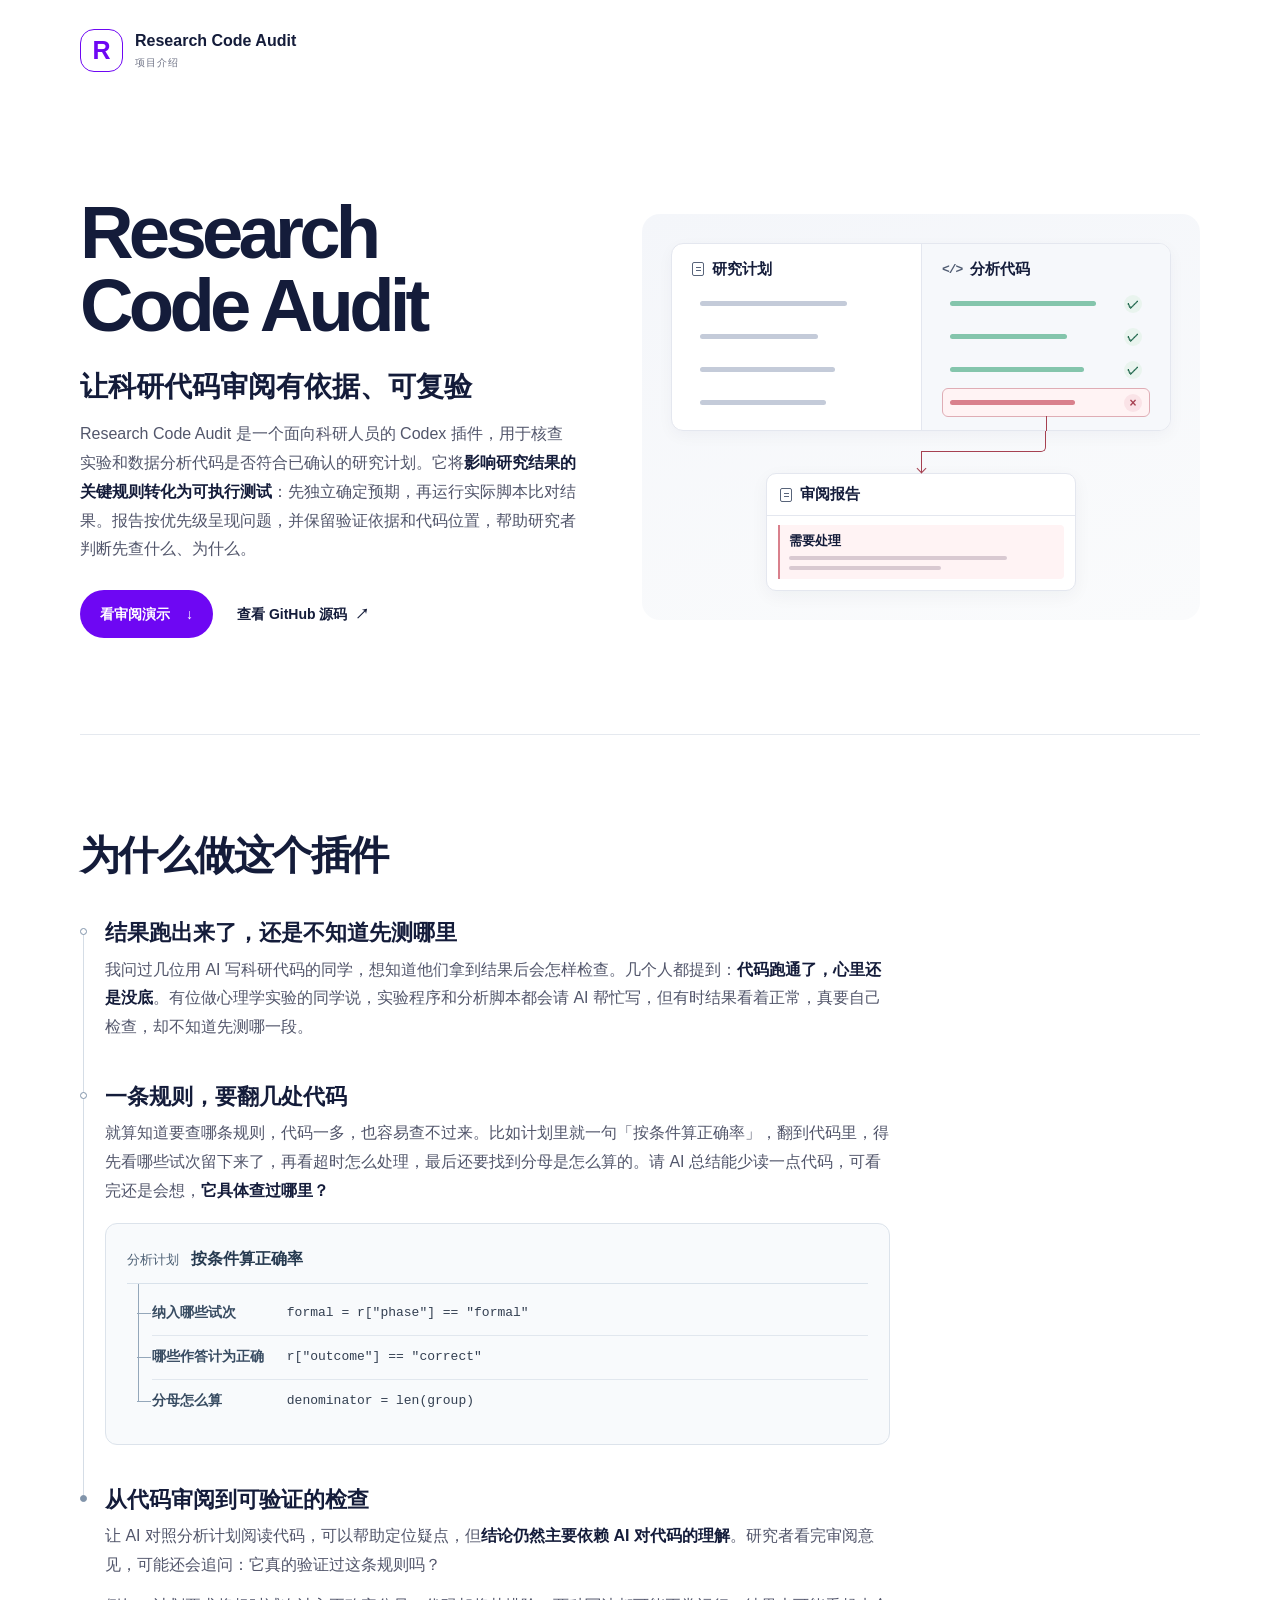
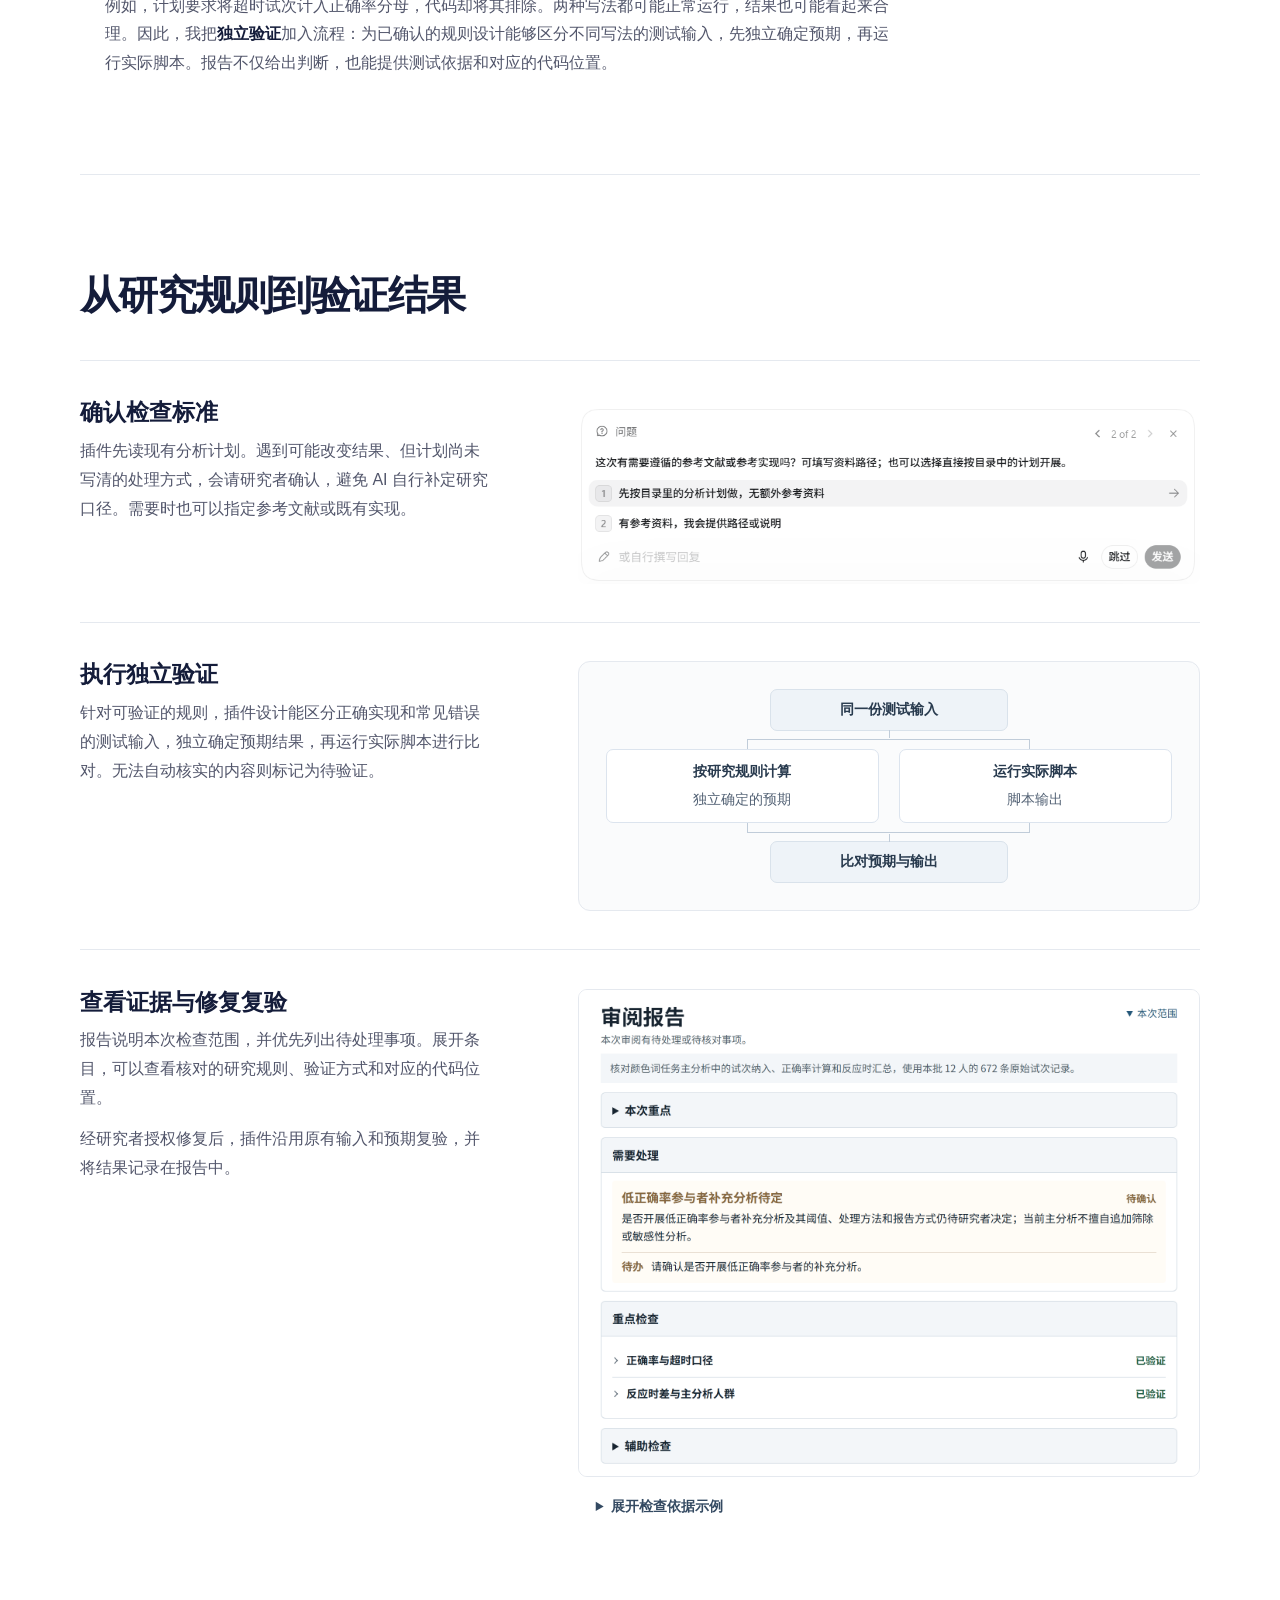
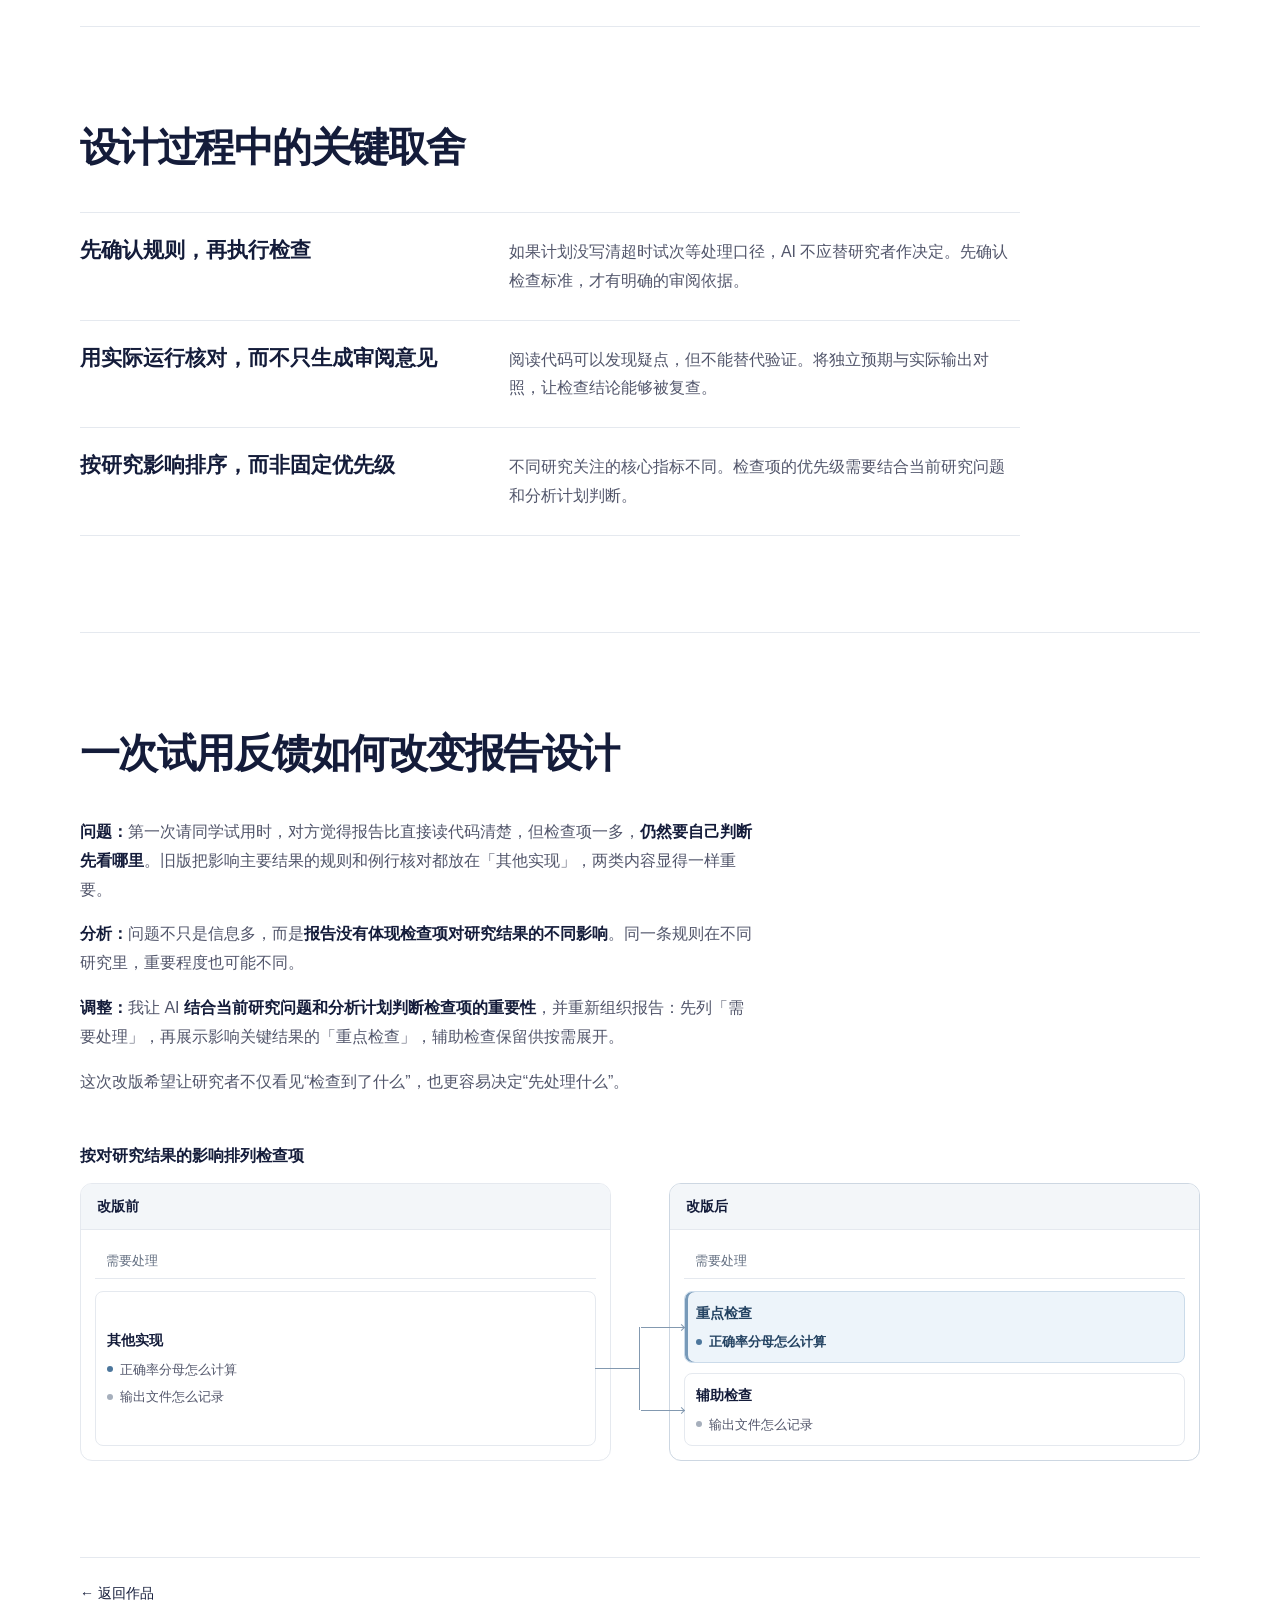
<file: research-code-audit.html>
<!doctype html>
<html lang="zh-CN">
<head>
  <meta charset="utf-8">
  <meta name="viewport" content="width=device-width, initial-scale=1">
  <meta name="description" content="Research Code Audit：对照研究计划独立验证科研代码，让审阅结论有依据、可复验。">
  <meta name="theme-color" content="#ffffff">
  <meta property="og:title" content="Research Code Audit｜刘天贇">
  <meta property="og:description" content="对照研究计划核查代码，用独立测试和可追溯证据验证关键规则。">
  <title>Research Code Audit｜刘天贇</title>
  <link rel="stylesheet" href="research-audit.css?v=20261124b">
  <link rel="stylesheet" href="project-header.css">
  <link rel="stylesheet" href="research-audit-flow.css">
</head>
<body>
  <a class="skip" href="#main">跳到正文</a>
  <header class="project-header wrap">
    <a class="project-brand" href="index.html#project" aria-label="Research Code Audit，返回作品">
      <span class="project-mark" aria-hidden="true">R</span>
      <span>Research Code Audit<span class="project-caption">项目介绍</span></span>
    </a>
  </header>

  <main class="wrap" id="main">
    <header class="intro">
      <div class="intro-copy">
        <h1>Research <br class="title-break">Code Audit</h1>
        <p class="lead">让科研代码审阅有依据、可复验</p>
        <p class="summary">Research Code Audit 是一个面向科研人员的 Codex 插件，用于核查实验和数据分析代码是否符合已确认的研究计划。它将<strong>影响研究结果的关键规则转化为可执行测试</strong>：先独立确定预期，再运行实际脚本比对结果。报告按优先级呈现问题，并保留验证依据和代码位置，帮助研究者判断先查什么、为什么。</p>
        <div class="intro-actions">
          <a class="action" href="#workflow">看审阅演示 <span aria-hidden="true">↓</span></a>
          <a class="source-link" href="https://github.com/a853255726-liu/research-code-audit" target="_blank" rel="noopener noreferrer">查看 GitHub 源码 <span aria-hidden="true">↗</span></a>
        </div>
      </div>

      <figure class="audit-flow" role="img" aria-label="对照研究计划和分析代码。绿色对勾表示检查通过，红色叉号表示存在偏差，该项进入审阅报告。">
        <div class="audit-comparison">
          <div class="audit-input">
            <p class="audit-visual-heading"><span class="audit-document"></span>研究计划</p>
            <div class="audit-checks">
              <div class="audit-check"><span class="audit-bar"></span></div>
              <div class="audit-check"><span class="audit-bar"></span></div>
              <div class="audit-check"><span class="audit-bar"></span></div>
              <div class="audit-check"><span class="audit-bar"></span></div>
            </div>
          </div>
          <div class="audit-input audit-input--code">
            <p class="audit-visual-heading"><span class="audit-code-icon">&lt;/&gt;</span>分析代码</p>
            <div class="audit-checks">
              <div class="audit-check audit-check--passed"><span class="audit-bar"></span><span class="audit-mark">✓</span></div>
              <div class="audit-check audit-check--passed"><span class="audit-bar"></span><span class="audit-mark">✓</span></div>
              <div class="audit-check audit-check--passed"><span class="audit-bar"></span><span class="audit-mark">✓</span></div>
              <div class="audit-check audit-check--failed"><span class="audit-bar"></span><span class="audit-mark">×</span></div>
            </div>
          </div>
        </div>
        <div class="audit-connector" aria-hidden="true"><span></span></div>
        <figcaption class="audit-report-preview">
          <p class="audit-visual-heading"><span class="audit-document"></span>审阅报告</p>
          <div class="audit-report-finding">
            <strong>需要处理</strong>
            <span class="audit-bar"></span>
            <span class="audit-bar"></span>
          </div>
        </figcaption>
      </figure>
    </header>

    <section class="motivation" id="motivation" aria-labelledby="why-title">
      <header class="section-heading">
        <h2 id="why-title">为什么做这个插件</h2>
      </header>
      <div class="motivation-reading">
        <div class="motivation-stages">
          <div class="motivation-stage">
            <h3>结果跑出来了，还是不知道先测哪里</h3>
            <p>我问过几位用 AI 写科研代码的同学，想知道他们拿到结果后会怎样检查。几个人都提到：<strong>代码跑通了，心里还是没底</strong>。有位做心理学实验的同学说，实验程序和分析脚本都会请 AI 帮忙写，但有时结果看着正常，真要自己检查，却不知道先测哪一段。</p>
          </div>
          <div class="motivation-stage">
            <h3>一条规则，要翻几处代码</h3>
            <p>就算知道要查哪条规则，代码一多，也容易查不过来。比如计划里就一句「按条件算正确率」，翻到代码里，得先看哪些试次留下来了，再看超时怎么处理，最后还要找到分母是怎么算的。请 AI 总结能少读一点代码，可看完还是会想，<strong>它具体查过哪里？</strong></p>
            <figure class="rule-map" aria-labelledby="rule-map-title">
              <figcaption id="rule-map-title">
                <span>分析计划</span>
                <strong>按条件算正确率</strong>
              </figcaption>
              <ol class="rule-traces">
                <li><span>纳入哪些试次</span><code>formal = r["phase"] == "formal"</code></li>
                <li><span>哪些作答计为正确</span><code>r["outcome"] == "correct"</code></li>
                <li><span>分母怎么算</span><code>denominator = len(group)</code></li>
              </ol>
            </figure>
          </div>
          <div class="motivation-stage">
            <h3>从代码审阅到可验证的检查</h3>
            <p>让 AI 对照分析计划阅读代码，可以帮助定位疑点，但<strong>结论仍然主要依赖 AI 对代码的理解</strong>。研究者看完审阅意见，可能还会追问：它真的验证过这条规则吗？</p>
            <p>例如，计划要求将超时试次计入正确率分母，代码却将其排除。两种写法都可能正常运行，结果也可能看起来合理。因此，我把<strong>独立验证</strong>加入流程：为已确认的规则设计能够区分不同写法的测试输入，先独立确定预期，再运行实际脚本。报告不仅给出判断，也能提供测试依据和对应的代码位置。</p>
          </div>
        </div>
      </div>
    </section>

    <section class="workflow" id="workflow" aria-labelledby="workflow-title">
      <header class="section-heading">
        <h2 id="workflow-title">从研究规则到验证结果</h2>
      </header>

      <section class="step" id="rules" aria-labelledby="rules-title">
        <div class="step-copy">
          <h3 id="rules-title">确认检查标准</h3>
          <p>插件先读现有分析计划。遇到可能改变结果、但计划尚未写清的处理方式，会请研究者确认，避免 AI 自行补定研究口径。需要时也可以指定参考文献或既有实现。</p>
        </div>
        <figure class="workflow-capture workflow-question">
          <a class="capture-link" href="assets/confirm-reference.png" aria-label="查看完整 Codex 提问界面">
            <img src="assets/confirm-reference.png" width="933" height="295" loading="lazy"
                 alt="Codex 原生提问界面，询问是否有需要遵循的参考文献或参考实现。">
          </a>
        </figure>
      </section>

      <section class="step" id="test" aria-labelledby="test-title">
        <div class="step-copy">
          <h3 id="test-title">执行独立验证</h3>
          <p>针对可验证的规则，插件设计能区分正确实现和常见错误的测试输入，独立确定预期结果，再运行实际脚本进行比对。无法自动核实的内容则标记为待验证。</p>
        </div>
        <figure class="validation-diagram" role="img" aria-label="对同一份测试输入，先按研究规则独立确定预期，再运行实际脚本获取输出，最后比对预期和输出。">
          <div class="validation-input">同一份测试输入</div>
          <div class="validation-branches">
            <div><strong>按研究规则计算</strong><span>独立确定的预期</span></div>
            <div><strong>运行实际脚本</strong><span>脚本输出</span></div>
          </div>
          <figcaption class="validation-result">比对预期与输出</figcaption>
        </figure>
      </section>

      <section class="step" id="report" aria-labelledby="report-title">
        <div class="step-copy">
          <h3 id="report-title">查看证据与修复复验</h3>
          <p>报告说明本次检查范围，并优先列出待处理事项。展开条目，可以查看核对的研究规则、验证方式和对应的代码位置。</p>
          <p id="repair">经研究者授权修复后，插件沿用原有输入和预期复验，并将结果记录在报告中。</p>
        </div>
        <div class="workflow-report">
          <figure class="workflow-capture">
            <a class="capture-link" href="assets/audit-report.webp" aria-label="查看完整审阅报告截图">
              <img src="assets/audit-report.webp" width="1600" height="1254" loading="lazy"
                   alt="示例审阅报告。可查看本次范围、需要处理的事项、重点检查和辅助检查。">
            </a>
          </figure>
          <details class="evidence" id="evidence">
            <summary>展开检查依据示例</summary>
            <div class="evidence-body">
              <a class="capture-link" href="assets/audit-repair.webp" aria-label="查看完整复验依据截图">
                <img src="assets/audit-repair.webp" width="1600" height="822" loading="lazy"
                     alt="展开的报告条目，展示核对规则、验证思路和代码位置。">
              </a>
            </div>
          </details>
        </div>
      </section>
    </section>

    <section class="decisions" aria-labelledby="decisions-title">
      <header class="section-heading">
        <h2 id="decisions-title">设计过程中的关键取舍</h2>
      </header>
      <div class="decision-list">
        <div class="decision-item">
          <h3>先确认规则，再执行检查</h3>
          <p>如果计划没写清超时试次等处理口径，AI 不应替研究者作决定。先确认检查标准，才有明确的审阅依据。</p>
        </div>
        <div class="decision-item">
          <h3>用实际运行核对，而不只生成审阅意见</h3>
          <p>阅读代码可以发现疑点，但不能替代验证。将独立预期与实际输出对照，让检查结论能够被复查。</p>
        </div>
        <div class="decision-item">
          <h3>按研究影响排序，而非固定优先级</h3>
          <p>不同研究关注的核心指标不同。检查项的优先级需要结合当前研究问题和分析计划判断。</p>
        </div>
      </div>
    </section>

    <section class="iteration" aria-labelledby="iteration-title">
      <header class="section-heading">
        <h2 id="iteration-title">一次试用反馈如何改变报告设计</h2>
      </header>
      <div class="prose">
          <p><strong>问题：</strong>第一次请同学试用时，对方觉得报告比直接读代码清楚，但检查项一多，<strong>仍然要自己判断先看哪里</strong>。旧版把影响主要结果的规则和例行核对都放在「其他实现」，两类内容显得一样重要。</p>
          <p><strong>分析：</strong>问题不只是信息多，而是<strong>报告没有体现检查项对研究结果的不同影响</strong>。同一条规则在不同研究里，重要程度也可能不同。</p>
          <p><strong>调整：</strong>我让 AI <strong>结合当前研究问题和分析计划判断检查项的重要性</strong>，并重新组织报告：先列「需要处理」，再展示影响关键结果的「重点检查」，辅助检查保留供按需展开。</p>
          <p>这次改版希望让研究者不仅看见“检查到了什么”，也更容易决定“先处理什么”。</p>
      </div>

      <figure class="report-comparison" aria-labelledby="comparison-title">
        <figcaption id="comparison-title">按对研究结果的影响排列检查项</figcaption>
        <div class="comparison-grid">
          <div class="comparison-panel">
            <div class="frame-heading"><strong>改版前</strong></div>
            <div class="comparison-content">
              <div class="comparison-stable">需要处理</div>
              <div class="report-group comparison-source">
                <strong>其他实现</strong>
                <span class="comparison-item comparison-item--key">正确率分母怎么计算</span>
                <span class="comparison-item">输出文件怎么记录</span>
              </div>
            </div>
          </div>
          <div class="comparison-panel revised">
            <div class="frame-heading"><strong>改版后</strong></div>
            <div class="comparison-content">
              <div class="comparison-stable">需要处理</div>
              <div class="comparison-targets">
                <div class="report-group primary-group">
                  <strong>重点检查</strong>
                  <span class="comparison-item comparison-item--key">正确率分母怎么计算</span>
                </div>
                <div class="report-group">
                  <strong>辅助检查</strong>
                  <span class="comparison-item">输出文件怎么记录</span>
                </div>
              </div>
            </div>
          </div>
        </div>
      </figure>

    </section>
  </main>
  <footer class="footer wrap"><a class="text-link" href="index.html#project">← 返回作品</a></footer>
</body>
</html>
</file>
<file: project-header.css>
.project-header {
  display: flex;
  align-items: center;
  height: 100px;
}

.project-header .project-brand {
  display: inline-flex;
  align-items: center;
  gap: 12px;
  min-height: 44px;
  font-size: 16px;
  font-weight: 700;
  line-height: 1.2;
  text-decoration: none;
}

.project-mark {
  display: inline-flex;
  flex-shrink: 0;
  align-items: center;
  justify-content: center;
  width: 43px;
  height: 43px;
  border: 1.7px solid #6e07f3;
  border-radius: 14px;
  color: #6e07f3;
  font: 750 25px/1 "Segoe UI", sans-serif;
}

.project-mark--whochose { letter-spacing: -3px; }
.project-mark--whochose > span {
  margin: 0 3px 0 2px;
  font-size: 18px;
  transform: translateY(-3px);
}

.project-caption {
  display: block;
  margin-top: 6px;
  color: #707487;
  font-size: 10px;
  font-weight: 400;
  letter-spacing: 1px;
}

@media (max-width: 760px) {
  .project-header { height: 82px; }
  .project-header .project-brand { gap: 10px; font-size: 14px; }
  .project-mark { width: 36px; height: 36px; border-radius: 12px; font-size: 22px; }
  .project-caption { font-size: 9px; }
}
</file>
<file: research-audit-flow.css>
.audit-flow {
  --audit-ink: #141c3a;
  --audit-line: #e4e7ef;
  --audit-sheet: #fff;
  --audit-editor: #f6f8fb;
  --audit-gray: #c4cbd9;
  --audit-green: #23694f;
  --audit-green-bar: #84c5ac;
  --audit-red: #a64151;
  --audit-red-bar: #d9808c;
  --audit-red-tint: #fff3f4;
  --audit-column-pad: clamp(10px, 1.8vw, 20px);
  --audit-column-bottom: 13px;
  min-width: 0;
  margin: 0;
  padding: clamp(12px, 2.8vw, 29px);
  border-radius: 18px;
  background: linear-gradient(165deg, #f4f6fa, #fafbfc);
  color: var(--audit-ink);
  font: 15px/1.5 Inter, "Segoe UI", "Microsoft YaHei", sans-serif;
}

.audit-comparison {
  display: grid;
  grid-template-columns: repeat(2, minmax(0, 1fr));
  border: 1px solid var(--audit-line);
  border-radius: 12px;
  background: var(--audit-sheet);
  box-shadow: 0 5px 16px #1524420a;
}

.audit-input { min-width: 0; padding: 14px var(--audit-column-pad) var(--audit-column-bottom); }
.audit-input--code {
  border-left: 1px solid var(--audit-line);
  border-radius: 0 11px 11px 0;
  background: var(--audit-editor);
}

.audit-flow .audit-visual-heading {
  display: flex;
  align-items: center;
  gap: 8px;
  margin: 0 0 9px;
  color: var(--audit-ink);
  font-size: 15px;
  font-weight: 650;
  white-space: nowrap;
}

.audit-document {
  display: inline-grid;
  flex: 0 0 12px;
  height: 14px;
  place-items: center;
  border: 1px solid #58647a;
  border-radius: 2px;
  color: #58647a;
}
.audit-document::after {
  width: 5px;
  height: 1px;
  margin-top: -3px;
  background: currentColor;
  box-shadow: 0 3px currentColor;
  content: "";
}
.audit-code-icon { color: #505c72; font: 650 13px/1 Consolas, monospace; letter-spacing: -.08em; }

.audit-checks { display: grid; gap: 4px; }
.audit-check {
  position: relative;
  display: flex;
  align-items: center;
  justify-content: space-between;
  gap: 7px;
  min-height: 29px;
  padding: 3px 7px;
  border: 1px solid transparent;
  border-radius: 6px;
}
.audit-bar { width: 76%; height: 5px; border-radius: 3px; background: var(--audit-gray); }
.audit-check:nth-child(2) .audit-bar { width: 61%; }
.audit-check:nth-child(3) .audit-bar { width: 70%; }
.audit-check:nth-child(4) .audit-bar { width: 65%; }
.audit-check--passed .audit-bar { background: var(--audit-green-bar); }

.audit-mark {
  display: grid;
  flex: none;
  place-items: center;
  width: 18px;
  height: 18px;
  border-radius: 50%;
  background: #e9f4ee;
  color: var(--audit-green);
  font-size: 12px;
  font-weight: 700;
  line-height: 1;
}
.audit-check--failed { z-index: 1; border-color: #dfadb5; background: var(--audit-red-tint); }
.audit-check--failed .audit-bar { background: var(--audit-red-bar); }
.audit-check--failed .audit-mark { background: #fae3e7; color: var(--audit-red); }
.audit-check--failed::after {
  position: absolute;
  top: 100%;
  left: 50%;
  height: calc(var(--audit-column-bottom) + 2px);
  border-left: 1px solid var(--audit-red);
  content: "";
}

.audit-connector { position: relative; height: clamp(33px, 4vw, 42px); color: var(--audit-red); }
.audit-connector::before {
  position: absolute;
  inset: 0 25% 50% 50%;
  border-right: 1px solid currentColor;
  border-bottom: 1px solid currentColor;
  border-bottom-right-radius: 5px;
  content: "";
}
.audit-connector::after {
  position: absolute;
  inset: 50% auto 0 50%;
  border-left: 1px solid currentColor;
  content: "";
}
.audit-connector span {
  position: absolute;
  bottom: 1px;
  left: calc(50% - 3px);
  width: 7px;
  height: 7px;
  border-right: 1px solid currentColor;
  border-bottom: 1px solid currentColor;
  transform: rotate(45deg);
}

.audit-report-preview {
  width: min(100%, clamp(195px, 70%, 310px));
  margin-inline: auto;
  overflow: hidden;
  border: 1px solid var(--audit-line);
  border-radius: 10px;
  background: var(--audit-sheet);
  box-shadow: 0 5px 18px #1524420c;
}
.audit-flow .audit-report-preview .audit-visual-heading {
  margin: 0;
  padding: 9px 13px;
  border-bottom: 1px solid var(--audit-line);
}
.audit-report-finding {
  display: grid;
  gap: 6px;
  margin: 9px 11px 11px;
  padding: 6px 9px 9px;
  border-left: 2px solid var(--audit-red-bar);
  border-radius: 0 4px 4px 0;
  background: var(--audit-red-tint);
}
.audit-report-finding strong { font-size: 13px; font-weight: 650; }
.audit-report-finding .audit-bar { width: 82%; height: 4px; background: #d9c9d1; }
.audit-report-finding .audit-bar:last-child { width: 57%; }
</file>
<file: research-audit.css>
:root {
  color-scheme: light;
  --ink: #141c3a;
  --muted: #52566b;
  --purple: #6e07f3;
  --paper: #fff;
  --soft: #f3f6f9;
  --line: #e5e9ef;
  --sans: Inter, "Segoe UI", "Microsoft YaHei", "PingFang SC", sans-serif;
  --gutter: 40px;
  --section-space: clamp(56px, 7.5vw, 108px);
}

*, *::before, *::after { box-sizing: border-box; }
html { scroll-padding-top: 28px; }
body { margin: 0; color: var(--ink); background: var(--paper); font: 16px/1.8 var(--sans); }
h1, h2, h3, p, figure { margin: 0; }
h1, h2, h3 { line-height: 1.22; text-wrap: balance; }
ul, ol { margin: 0; padding: 0; list-style: none; }
a { color: inherit; }
img { display: block; width: 100%; height: auto; }
.wrap { width: min(1120px, calc(100% - 2 * var(--gutter))); margin-inline: auto; }
:focus-visible { outline: 3px solid #ae81f0; outline-offset: 4px; }
.skip {
  position: absolute;
  z-index: 2;
  top: 10px;
  left: var(--gutter);
  padding: 8px 16px;
  background: var(--paper);
  transform: translateY(-160%);
}
.skip:focus { transform: none; }

.text-link:hover { color: var(--purple); }

.intro {
  display: grid;
  grid-template-columns: minmax(0, 1fr) minmax(0, 1.12fr);
  align-items: center;
  gap: clamp(28px, 5vw, 72px);
  padding-block: clamp(52px, 7.5vw, 112px);
}
.intro h1 {
  font-size: clamp(3.05rem, 5.8vw, 5.5rem);
  font-weight: 730;
  line-height: .99;
  letter-spacing: -.064em;
}
.lead { margin-top: 24px; font-size: clamp(1.18rem, 2.4vw, 1.75rem); font-weight: 650; line-height: 1.4; }
.summary { max-width: 34em; margin-top: 14px; color: var(--muted); }
.summary strong, .motivation-stage p strong, .prose p strong { color: var(--ink); font-weight: 650; }
.intro-actions {
  display: flex;
  flex-wrap: wrap;
  align-items: center;
  gap: 12px 24px;
  margin-top: 26px;
}
.action {
  display: inline-flex;
  align-items: center;
  gap: 16px;
  min-height: 48px;
  padding: 10px 20px;
  border-radius: 999px;
  background: var(--purple);
  color: var(--paper);
  font-size: 14px;
  font-weight: 650;
  text-decoration: none;
  transition: background .18s, transform .18s;
}
.action:hover { background: #5903cb; transform: translateY(-2px); }
.action:active { transform: translateY(1px); }
.source-link {
  display: inline-flex;
  align-items: center;
  gap: 8px;
  min-height: 44px;
  font-size: 14px;
  font-weight: 600;
  text-decoration: none;
}
.source-link:hover {
  color: var(--purple);
  text-decoration: underline;
  text-underline-offset: .2em;
}

.motivation, .workflow, .decisions, .iteration { border-top: 1px solid var(--line); }
.section-heading { margin-bottom: clamp(24px, 3.5vw, 40px); }
.section-heading h2 { font-size: clamp(1.65rem, 3.15vw, 2.7rem); font-weight: 700; letter-spacing: -.038em; }
.motivation { padding-block: var(--section-space); }
.motivation-reading { max-width: 810px; padding-inline-start: 25px; }
.motivation-stages {
  --stage-gap: clamp(27px, 3.5vw, 42px);
  display: grid;
  gap: var(--stage-gap);
}
.motivation-stage { position: relative; min-width: 0; }
.motivation-stage::before {
  position: absolute;
  z-index: 1;
  top: 8px;
  left: -25px;
  width: 7px;
  height: 7px;
  border: 1px solid #8194aa;
  border-radius: 50%;
  background: var(--paper);
  content: "";
}
.motivation-stage:not(:last-child)::after {
  position: absolute;
  top: 11px;
  bottom: calc(-1 * (var(--stage-gap) + 11px));
  left: -22px;
  border-left: 1px solid #d5dde6;
  content: "";
}
.motivation-stage:last-child::before { background: #8194aa; }
.motivation-stage h3 {
  margin-bottom: 9px;
  font-size: clamp(1.12rem, 2vw, 1.35rem);
  font-weight: 690;
}
.motivation-stage p { color: var(--muted); }
.motivation-stage p + p { margin-top: 12px; }
.rule-map {
  --rule-connector: #94a7ba;
  min-width: 0;
  margin-top: 17px;
  padding: clamp(12px, 2vw, 21px);
  border: 1px solid #dce3eb;
  border-radius: 12px;
  background: #f8fafc;
}
.rule-map figcaption {
  display: flex;
  flex-wrap: wrap;
  align-items: baseline;
  gap: 3px 12px;
  padding: 0 0 9px;
  border-bottom: 1px solid #d9e2eb;
  color: #263a50;
}
.rule-map figcaption span { color: #4d6075; font-size: 13px; }
.rule-map figcaption strong { font-size: 16px; font-weight: 650; }
.rule-traces {
  position: relative;
  display: grid;
  margin-top: 7px;
  padding-left: 25px;
}
.rule-traces::before {
  position: absolute;
  top: -7px;
  bottom: 22px;
  left: 11px;
  border-left: 1px solid var(--rule-connector);
  content: "";
}
.rule-traces li {
  position: relative;
  display: grid;
  grid-template-columns: 7.8em minmax(0, 1fr);
  align-items: center;
  gap: 2px 10px;
  min-height: 44px;
  padding: 8px 0;
}
.rule-traces li + li { border-top: 1px solid #e1e7ee; }
.rule-traces li::before {
  position: absolute;
  top: 50%;
  left: -15px;
  width: 14px;
  border-top: 1px solid var(--rule-connector);
  content: "";
}
.rule-traces span { color: #384c62; font-size: 14px; font-weight: 650; }
.rule-traces code {
  color: #333f51;
  font: 13px/1.5 Consolas, "Cascadia Code", monospace;
  overflow-wrap: anywhere;
}
.prose { max-width: 42em; color: var(--muted); }
.prose p + p { margin-top: 16px; }
.workflow { padding-block: var(--section-space); }
.step {
  display: grid;
  grid-template-columns: minmax(0, .82fr) minmax(0, 1.25fr);
  align-items: start;
  gap: 16px clamp(28px, 7vw, 100px);
  padding-block: clamp(22px, 3vw, 42px);
  border-top: 1px solid var(--line);
}
.step:last-child { padding-bottom: 0; }
.step h3 { margin-bottom: 10px; font-size: clamp(1.14rem, 2vw, 1.42rem); font-weight: 700; }
.step-copy p { max-width: 33em; color: var(--muted); }
.step-copy p + p { margin-top: 12px; }

.capture-link {
  display: block;
  border-radius: 9px;
  cursor: zoom-in;
}
.workflow-question .capture-link {
  aspect-ratio: 933 / 276;
  overflow: hidden;
}
.workflow-report .capture-link {
  overflow: hidden;
  border: 1px solid var(--line);
}

.validation-diagram {
  --diagram-line: #c0ccd9;
  display: grid;
  justify-items: center;
  min-width: 0;
  padding: clamp(12px, 3vw, 27px);
  border: 1px solid var(--line);
  border-radius: 12px;
  background: #fafbfc;
  color: #293b4f;
  font-size: .9rem;
  text-align: center;
}
.validation-input, .validation-result {
  position: relative;
  min-width: 42%;
  padding: 7px 12px;
  border: 1px solid #d9e2eb;
  border-radius: 7px;
  background: #eef3f8;
  font-weight: 650;
}
.validation-input::after, .validation-result::before {
  position: absolute;
  left: 50%;
  height: 8px;
  border-left: 1px solid var(--diagram-line);
  content: "";
}
.validation-input::after { top: 100%; }
.validation-result::before { bottom: 100%; }
.validation-branches {
  position: relative;
  display: grid;
  grid-template-columns: repeat(2, minmax(0, 1fr));
  gap: clamp(10px, 2vw, 20px);
  width: 100%;
  padding-block: 18px;
}
.validation-branches::before, .validation-branches::after {
  position: absolute;
  inset-inline: 25%;
  height: 10px;
  border-inline: 1px solid var(--diagram-line);
  content: "";
}
.validation-branches::before { top: 8px; border-top: 1px solid var(--diagram-line); }
.validation-branches::after { bottom: 8px; border-bottom: 1px solid var(--diagram-line); }
.validation-branches > div {
  display: grid;
  align-content: center;
  gap: 3px;
  padding: 9px 4px;
  border: 1px solid #dce4ee;
  border-radius: 7px;
  background: var(--paper);
}
.validation-branches strong { font-weight: 650; }
.validation-branches span { color: #526174; font-size: .86rem; }

.evidence { margin-top: 8px; }
.evidence summary {
  display: list-item;
  min-height: 44px;
  padding: 9px 18px 11px;
  color: #344a62;
  cursor: pointer;
  font-size: 14px;
  font-weight: 650;
}
.evidence summary:focus-visible { outline-offset: -4px; }
.evidence summary:hover { background: var(--soft); }
.evidence[open] summary { border-bottom: 1px solid var(--line); }
.evidence-body { padding: 8px 0 0; }
.text-link { display: inline-flex; align-items: center; min-height: 44px; font-size: 14px; text-underline-offset: .2em; }

.decisions { padding-block: var(--section-space); }
.decision-list { display: grid; gap: 0; max-width: 940px; border-top: 1px solid var(--line); }
.decision-item {
  display: grid;
  grid-template-columns: minmax(0, .85fr) minmax(0, 1.15fr);
  align-items: baseline;
  gap: 12px clamp(24px, 4vw, 60px);
  padding-block: 24px;
  border-bottom: 1px solid var(--line);
}
.decision-item h3 { font-size: clamp(1.1rem, 1.9vw, 1.3rem); font-weight: 680; }
.decision-item p { max-width: 43em; color: var(--muted); }
.iteration { padding-block: var(--section-space); }
.report-comparison { margin-top: clamp(26px, 4vw, 46px); }
.report-comparison figcaption { margin-bottom: 12px; font-size: 16px; font-weight: 650; }
.comparison-grid {
  --comparison-gap: clamp(30px, 4.5vw, 64px);
  --comparison-pad: 14px;
  --target-gap: 10px;
  --fork-run: calc(var(--comparison-pad) + var(--comparison-gap) / 2 + 1px);
  --fork-ink: #8399b0;
  display: grid;
  grid-template-columns: repeat(2, minmax(0, 1fr));
  gap: var(--comparison-gap);
}
.comparison-panel {
  display: grid;
  grid-template-rows: auto 1fr;
  min-width: 0;
  border: 1px solid var(--line);
  border-radius: 12px;
  background: var(--paper);
}
.frame-heading {
  padding: 10px 16px;
  border-bottom: 1px solid var(--line);
  border-radius: 11px 11px 0 0;
  background: var(--soft);
  font-size: 14px;
}
.comparison-content { display: grid; grid-template-rows: auto 1fr; gap: 12px; padding: var(--comparison-pad); }
.comparison-stable {
  padding: 5px 11px;
  border-bottom: 1px solid var(--line);
  color: #626e80;
  font-size: 13px;
}
.report-group {
  position: relative;
  display: grid;
  align-content: center;
  gap: 4px;
  padding: 9px 11px;
  border: 1px solid var(--line);
  border-radius: 8px;
}
.report-group strong { font-size: 14px; }
.comparison-item {
  display: flex;
  align-items: baseline;
  gap: 7px;
  color: var(--muted);
  font-size: 13px;
}
.comparison-item::before {
  flex: 0 0 6px;
  align-self: center;
  height: 6px;
  border-radius: 50%;
  background: #a6afbc;
  content: "";
}
.comparison-item--key::before { background: #4c769c; }
.comparison-panel.revised { border-color: #cdd7e2; }
.comparison-targets {
  position: relative;
  display: grid;
  grid-template-rows: repeat(2, 1fr);
  gap: var(--target-gap);
}
.primary-group {
  border-color: #cbdbea;
  background: #edf4fa;
  color: #234261;
  box-shadow: inset 3px 0 #789ab9;
}
.primary-group .comparison-item { color: #234261; font-weight: 650; }

@media (min-width: 761px) {
  .comparison-source::after,
  .comparison-targets .report-group::before {
    position: absolute;
    top: 50%;
    width: var(--fork-run);
    border-top: 1px solid var(--fork-ink);
    content: "";
  }
  .comparison-source::after { left: 100%; }
  .comparison-targets .report-group::before { right: 100%; }
  .comparison-targets::before {
    position: absolute;
    inset-block: calc((100% - var(--target-gap)) / 4);
    right: calc(100% + var(--fork-run));
    border-left: 1px solid var(--fork-ink);
    content: "";
  }
  .comparison-targets .report-group::after {
    position: absolute;
    top: calc(50% - 2px);
    left: -6px;
    width: 5px;
    height: 5px;
    border-right: 1px solid var(--fork-ink);
    border-bottom: 1px solid var(--fork-ink);
    transform: rotate(-45deg);
    content: "";
  }
}
.footer { padding-block: 14px 34px; border-top: 1px solid var(--line); }

@media (max-width: 760px) {
  :root { --gutter: 20px; }
  .intro, .step, .decision-item, .comparison-grid {
    grid-template-columns: minmax(0, 1fr);
  }
  .intro { padding-block: 44px 48px; }
  .intro h1 { font-size: clamp(2.55rem, 11.7vw, 4.4rem); }
  .lead { margin-top: 17px; }
  .comparison-grid { gap: 34px; }
  .comparison-panel.revised { position: relative; }
  .comparison-panel.revised::before {
    position: absolute;
    inset: -32px 0 auto;
    color: #547495;
    font-size: 16px;
    text-align: center;
    content: "↓";
  }
}
@media (max-width: 520px) {
  .rule-traces li { grid-template-columns: minmax(0, 1fr); }
  .rule-traces::before { bottom: 30px; }
}
@media (prefers-reduced-motion: no-preference) {
  html { scroll-behavior: smooth; }
}
@media (prefers-reduced-motion: reduce) {
  .action { transition: none; }
}
</file>
